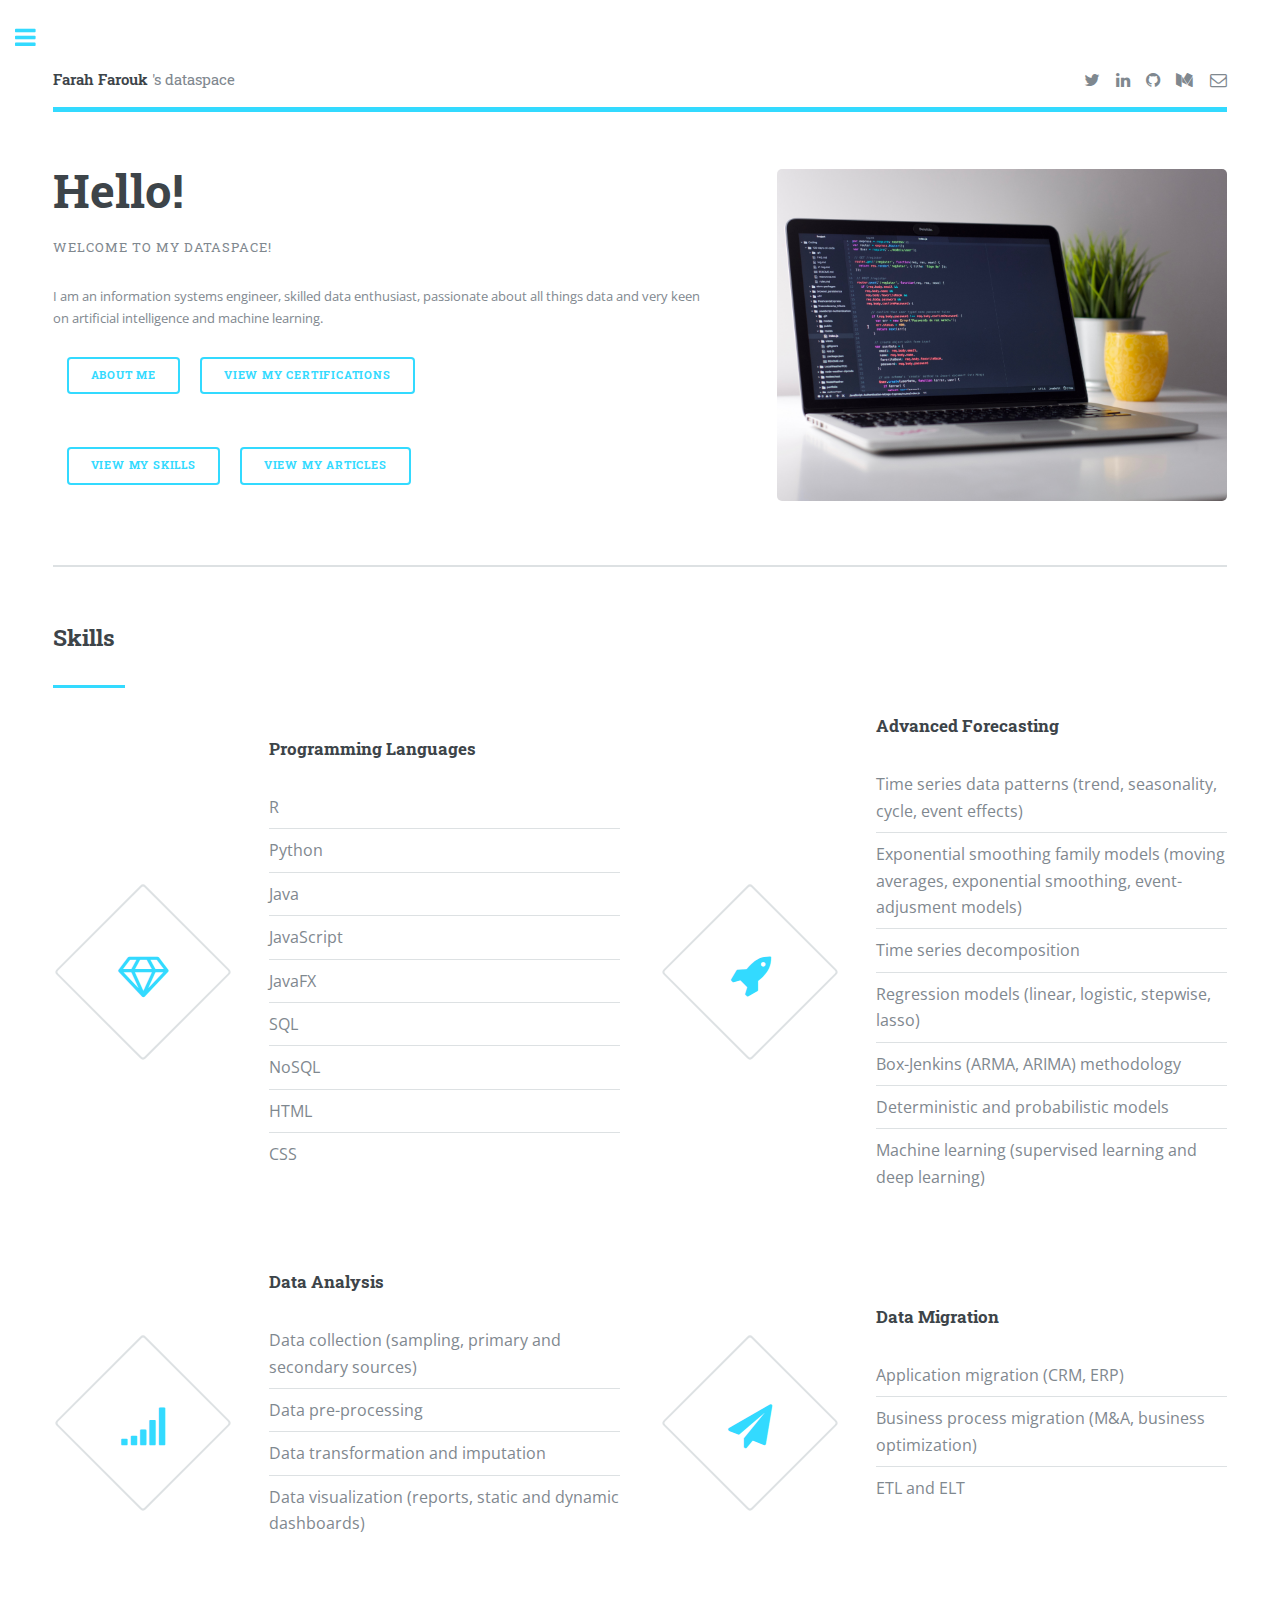
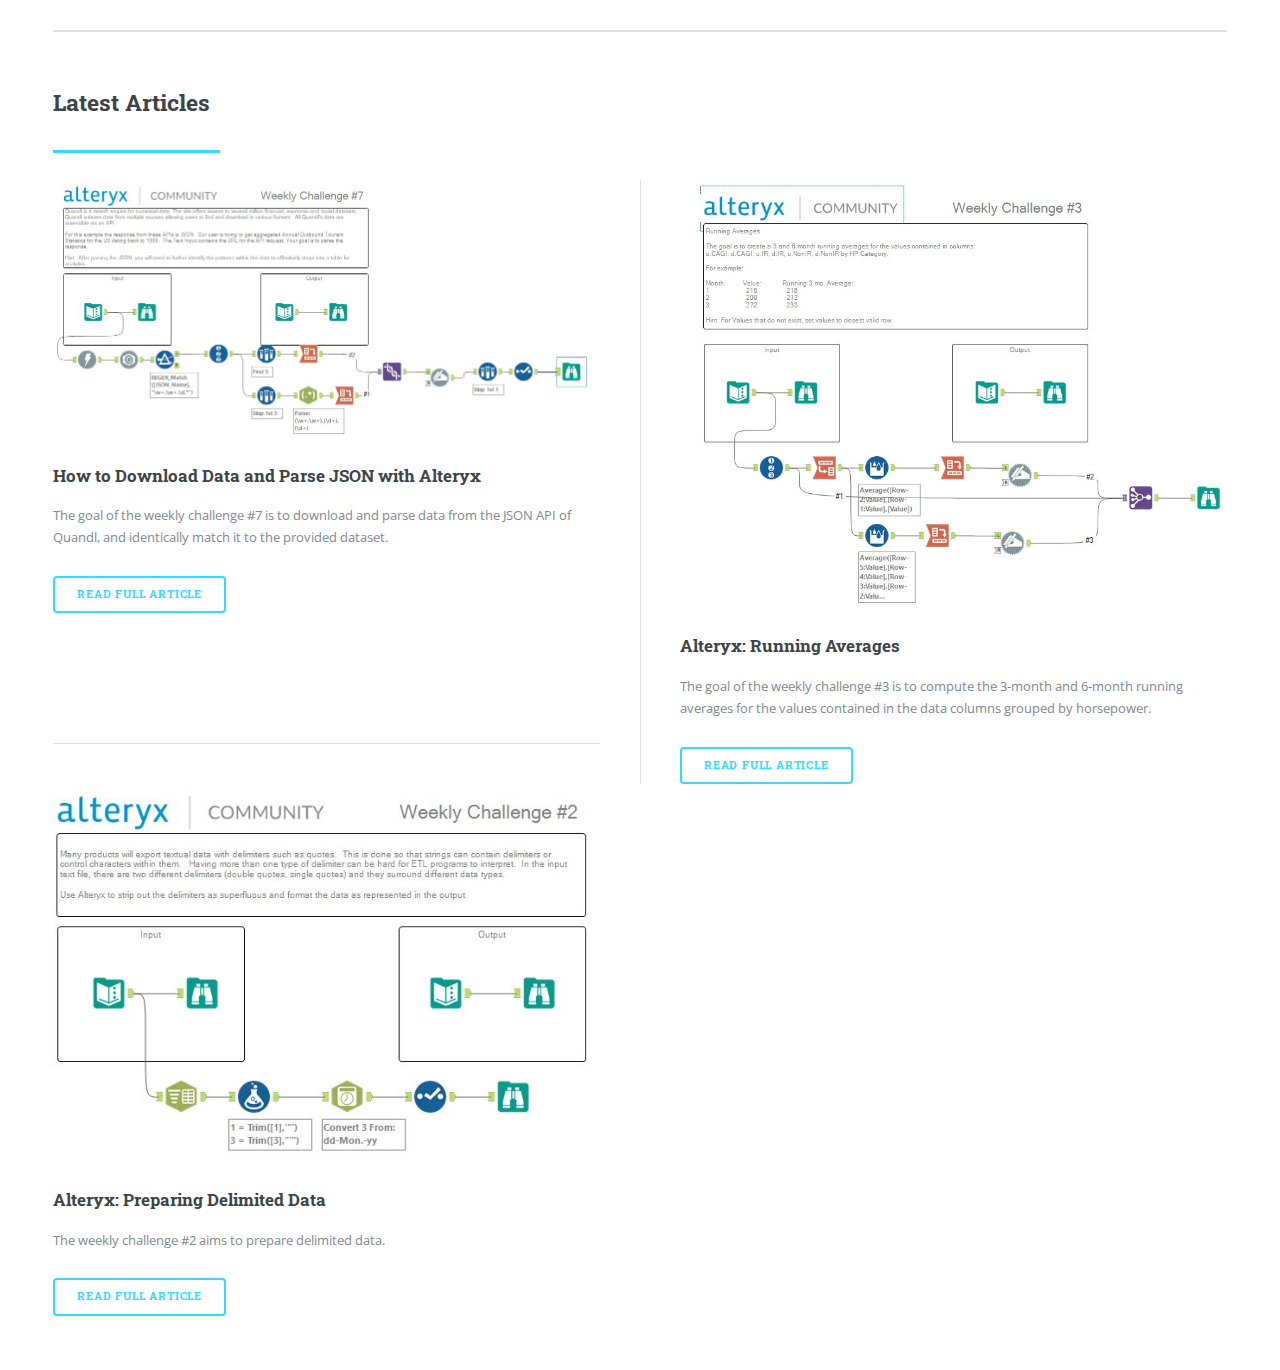
<file: index.html>
<!DOCTYPE HTML>

<html>
	
	<head>
		<title>Farah Farouk</title>
		<meta charset="utf-8" />
		<meta name="viewport" content="width=device-width, initial-scale=1, user-scalable=no" />
		<link rel="stylesheet" href="assets/css/main.css" />
	</head>
	<body class="is-preload">

		<!-- Wrapper -->
			<div id="wrapper">

				<!-- Main -->
					<div id="main">
						<div class="inner">

							<!-- Header -->
								<header id="header">
									<a href="index.html" class="logo"><strong> Farah Farouk </strong>'s dataspace </a>
									<ul class="icons">
										<li><a href="https://twitter.com/datafarah" target="_blank" class="icon fa-twitter"><span class="label">Twitter</span></a></li>
										<li><a href="https://www.linkedin.com/in/ffarah/" target="_blank" class="icon fa-linkedin"><span class="label">LinkedIn</span></a></li>
										<li><a href="https://github.com/farahfarouk" target="_blank" class="icon fa-github"><span class="label">Github</span></a></li>
										<li><a href="https://medium.com/@datafarah" target="_blank" class="icon fa-medium"><span class="label">Medium</span></a></li>
										<li><a href="mailto:farah_farouk@outlook.com?Subject= Hello!" class="icon fa-envelope-o"><span class="label">Email</span></a></li>
									</ul>
								</header>

							<!-- Banner -->
								<section id="banner">
									<div class="content">
										<header>
										
										<h1>Hello!</h1>
										<p>Welcome to my dataspace! </p>
										</header>
										<p> I am an information systems engineer, skilled data enthusiast, passionate about all things data and very keen on artificial intelligence and machine learning.</p>
										<ul class="row">
											<p><a href="about.html" class="button big">About me</a></p>
											<p><a href="certifications.html" class="button big">View my certifications</a></p>
										</ul>
										<ul class="row">
											<p><a href="#Skills" class="button big">View my skills</a></p>
											<p><a href="articles.html" class="button big">View my articles</a></p>
										</ul>
										
										<!--<ul class="actions">
												<li><a href="Farah Farouk's Resume.pdf" download class="button big">Download my résumé</a></li>
											</ul>-->
											
									</div>
									<span class="image right"  width="100" height="260" >
										<img src="images/pic20.jpg" alt="" />
									</span>
								</section>

							<!-- Section -->
								<section>
									<header class="major">
										<a name="Skills"> <h2>Skills</h2></a>
									</header>
									<div class="features">
										<article>
											<font size="4.5"><span class="icon fa-diamond"></span></font>
											<div class="content">
												<h3>Programming Languages</h3>									
												<font size="3">
													<p>
														<ul class="alt">
														<li>R</li>
														<li>Python</li>
														<li>Java</li>
														<li>JavaScript</li>
														<li>JavaFX</li>
														<li>SQL</li>
														<li>NoSQL</li>
														<li>HTML</li>
														<li>CSS</li>
														</ul>
													</p>
												</font>
											</div>
										</article>
									
										<article>
											<font size="4.5"><span class="icon fa-rocket"></span></font>
											<div class="content">
												<h3>Advanced Forecasting</h3>
												<font size="3">
													<p>
														<ul class="alt">
														<li>Time series data patterns (trend, seasonality, cycle, event effects)</li>
														<li>Exponential smoothing family models (moving averages, exponential smoothing, event-adjusment models)</li>
														<li>Time series decomposition </li>
														<li>Regression models (linear, logistic, stepwise, lasso)</li>
														<li>Box-Jenkins (ARMA, ARIMA) methodology</li>
														<li>Deterministic and probabilistic models</li>
														<li>Machine learning (supervised learning and deep learning)</li>
														</ul>
													</p>
												</font>
											</div>
										</article>

										<article>
												<font size="4.5"><span class="icon fa-signal"></span></font>
											<div class="content">
												<h3>Data Analysis</h3>
												<font size="3">
													<p>
														<ul class="alt">
														<li>Data collection (sampling, primary and secondary sources) </li>
														<li>Data pre-processing</li>
														<li>Data transformation and imputation</li>
														<li>Data  visualization (reports, static and dynamic dashboards)</li>
														</ul>
													</p>
												</font>
											</div>
										</article>

										<article>
											<font size="4.5"><span class="icon fa-paper-plane"></span></font>
											<div class="content">
												<h3>Data Migration</h3>
												<font size="3">
													<p>
														<ul class="alt">
														<li>Application migration (CRM, ERP) </li>
														<li>Business process migration (M&A, business optimization)</li>
														<li>ETL and ELT</li>
														</ul>
													</p>
												</font>
											</div>
										</article>
									</div>
								</section>

							<!-- Section -->
								<section>
									<header class="major">
										<a name="Articles"> <h2>Latest Articles</h2> </a>
									</header>
									<div class="posts">
											<article>
													<a href="https://medium.com/datadriveninvestor/alteryx-download-data-and-parse-json-eb485d5f794e" target="_blank" class="image"><img src="images/pic35.JPG" alt="" /></a>
													<h3>How to Download Data and Parse JSON with Alteryx </h3>
													<p>The goal of the weekly challenge #7 is to download and parse data from the JSON API of Quandl, and identically match it to the provided dataset.</p>
													<ul class="actions">
														<li><a href="https://medium.com/datadriveninvestor/alteryx-download-data-and-parse-json-eb485d5f794e" target="_blank" class="button">read full article</a></li>
													</ul>
											</article> 
											<article>
													<a href="https://medium.com/@datafarah/alteryx-running-averages-e995f4329ad5" target="_blank" class="image"><img src="images/pic32.JPG" alt="" /></a>
													<h3>Alteryx: Running Averages </h3>
													<p>The goal of the weekly challenge #3 is to compute the 3-month and 6-month running averages for the values contained in the data columns grouped by horsepower.</p>
													<ul class="actions">
														<li><a href="https://medium.com/@datafarah/alteryx-running-averages-e995f4329ad5" target="_blank" class="button">read full article</a></li>
													</ul>
											</article>   
										<article>
												<a href="https://medium.com/datadriveninvestor/alteryx-preparing-delimited-data-8fd2b0efdda5" target="_blank" class="image"><img src="images/pic31.JPG" alt="" /></a>
												<h3>Alteryx: Preparing Delimited Data </h3>
												<p>The weekly challenge #2 aims to prepare delimited data.</p>
												<ul class="actions">
													<li><a href="https://medium.com/datadriveninvestor/alteryx-preparing-delimited-data-8fd2b0efdda5" target="_blank" class="button">read full article</a></li>
												</ul>
											</article>
									</div>
								</section>

						</div>
					</div>

				<!-- Sidebar -->
					<div id="sidebar">
						<div class="inner">

							<!-- Search -->
								<section id="search" class="alt">
								<script type="text/javascript" src="//rf.revolvermaps.com/0/0/6.js?i=564txde7sz0&amp;m=7&amp;c=e63100&amp;cr1=ffffff&amp;f=arial&amp;l=0&amp;bv=90&amp;lx=-420&amp;ly=420&amp;hi=20&amp;he=7&amp;hc=a8ddff&amp;rs=80" async="async"></script>
								</section>

							<!-- Menu -->
								<nav id="menu">
									<header class="major">
										<h2>Menu</h2>
									</header>
									<ul>
										<li><a href="index.html">Homepage</a></li>
										<li><a href="about.html">About me</a></li>
										<li><a href="certifications.html">Certifications</a></li>
										<li>
										<span a href="articles.html" class="opener">Articles</span>
										<ul>
											<li><a href="iai.html">Inside AI</a></li>
											<li><a href="ialteryx.html">Inside Alteryx</a></li>
											<li><a href="ipython.html">Inside Python</a></li>
											<li><a href="ir.html">Inside R</a></li>
										</ul>
										</li>
										<li><a href="mailto:farah_farouk@outlook.com?Subject= Hello!">Contact</a></li>
									</ul>
								</nav>	

							<!-- Section -->
								<section>
									<header class="major">
										<h2> Data News </h2>
									</header>
									<div class="mini-posts">
										<article>
											
												<div class="feedgrabbr_widget" id="fgid_11b1ff4437000a5624e28e308"></div>
												<script>if (typeof (fg_widgets) === "undefined") fg_widgets = new Array(); fg_widgets.push("fgid_11b1ff4437000a5624e28e308");</script>
												<script async src="https://www.feedgrabbr.com/widget/fgwidget.js"></script>

												<p><div class="feedgrabbr_widget" id="fgid_0a4306a28ae676fc05e7b98b8"></div>
													<script>if (typeof (fg_widgets) === "undefined") fg_widgets = new Array(); fg_widgets.push("fgid_0a4306a28ae676fc05e7b98b8");</script>
													<script async src="https://www.feedgrabbr.com/widget/fgwidget.js"></script></p>

													
												
										</article>
									</div>
								</section>

							
							<!-- Footer -->
								<footer id="footer">
									<font size="1.5"><p class="copyright">&copy;2019 Farah Farouk. All rights reserved. v.2. Images from Unsplash.com.</p></font>
								</footer>

						</div>
					</div>
			</div>

		<!-- Scripts -->
			<script src="assets/js/jquery.min.js"></script>
			<script src="assets/js/browser.min.js"></script>
			<script src="assets/js/breakpoints.min.js"></script>
			<script src="assets/js/util.js"></script>
			<script src="assets/js/main.js"></script>
	</body>
</html>
</file>
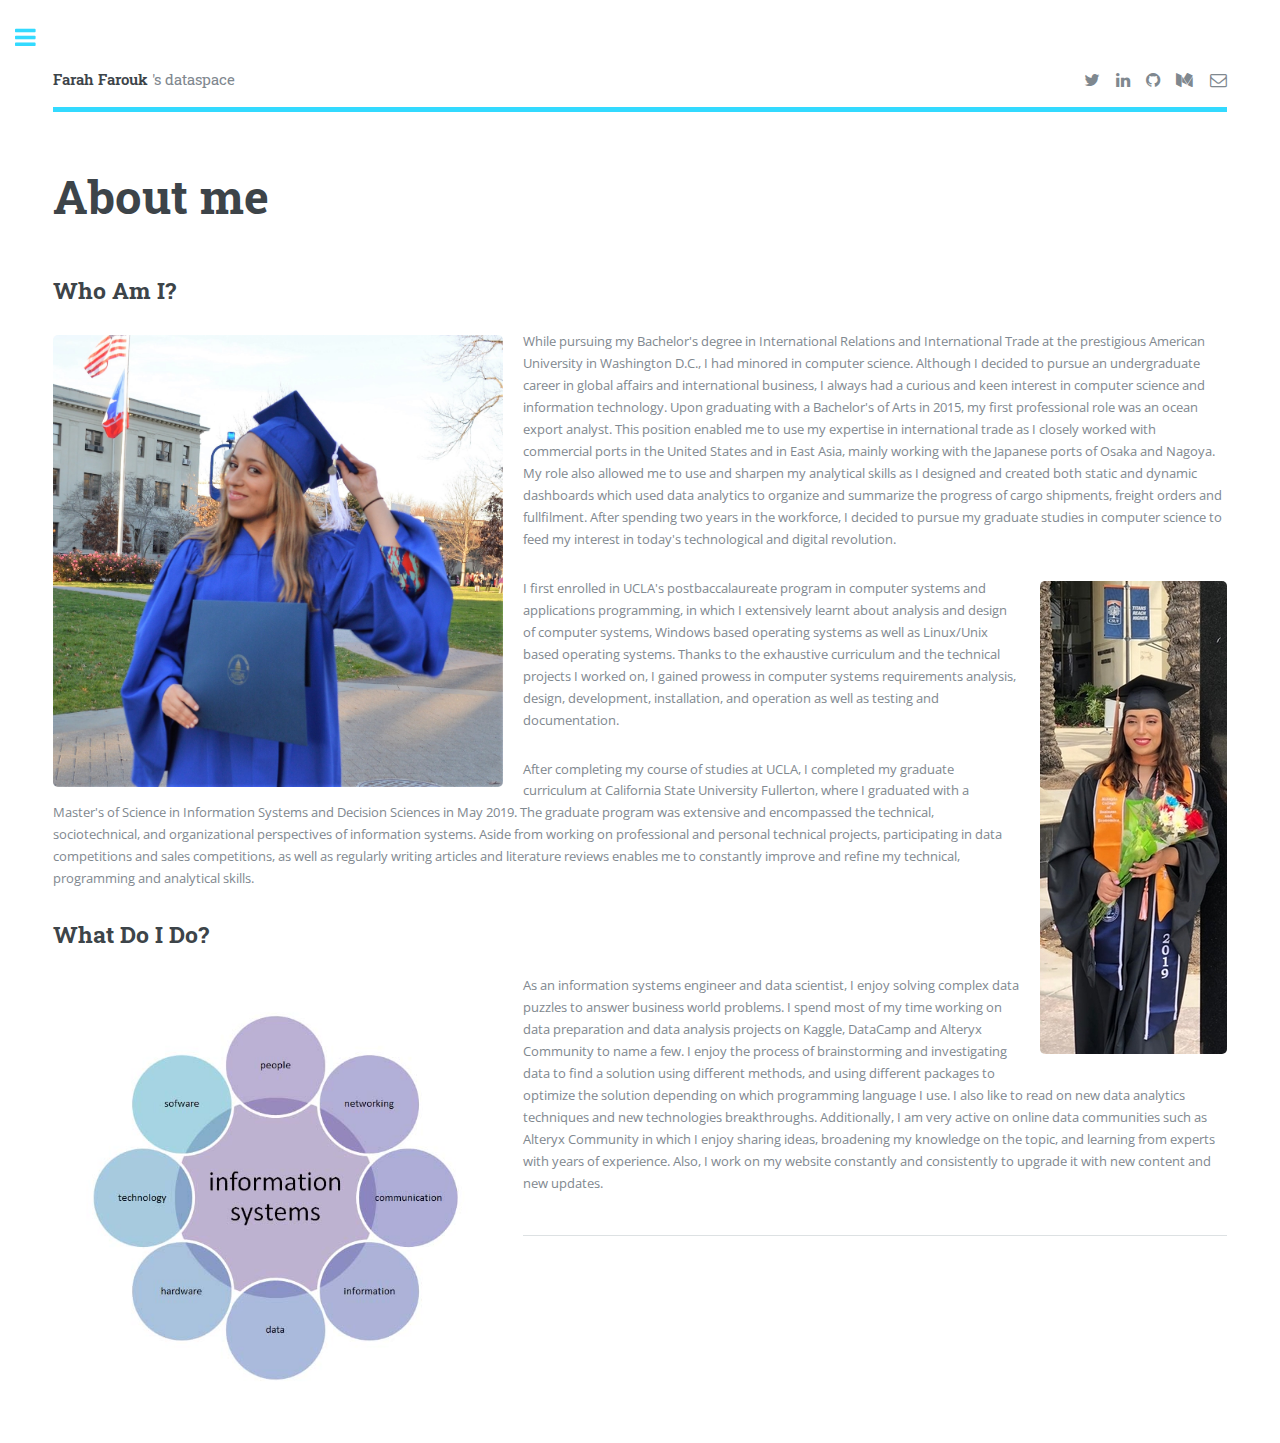
<file: about.html>
<!DOCTYPE HTML>

<html>
	<head>
		<title>Farah Farouk</title>
		<meta charset="utf-8" />
		<meta name="viewport" content="width=device-width, initial-scale=1, user-scalable=no" />
		<link rel="stylesheet" href="assets/css/main.css" />
	</head>
	<body class="is-preload">

		<!-- Wrapper -->
			<div id="wrapper">

				<!-- Main -->
					<div id="main">
						<div class="inner">

							<!-- Header -->
								<header id="header">
									<a href="index.html" class="logo"><strong> Farah Farouk </strong>'s dataspace </a>
									<ul class="icons">
										<li><a href="https://twitter.com/datafarah" target="_blank" class="icon fa-twitter"><span class="label">Twitter</span></a></li>
										<li><a href="https://www.linkedin.com/in/ffarah/" target="_blank" class="icon fa-linkedin"><span class="label">LinkedIn</span></a></li>
										<li><a href="https://github.com/farahfarouk" target="_blank" class="icon fa-github"><span class="label">Github</span></a></li>
										<li><a href="https://medium.com/@datafarah" target="_blank" class="icon fa-medium"><span class="label">Medium</span></a></li>
										<li><a href="mailto:farah_farouk@outlook.com?Subject= Hello!" class="icon fa-envelope-o"><span class="label">Email</span></a></li>
									</ul>
								</header>

							<!-- Content -->
								<section>
									<header class="main">
										<h1>About me</h1>
									</header>
										
									<h2>Who Am I?</h2>
									<span class="image left"><img src="images/pic13.jpg" alt="banner" /></span>	
									<p>										
										While pursuing my Bachelor's degree in International Relations and International Trade at the prestigious American University in Washington D.C., I had minored in computer science.
										Although I decided to pursue an undergraduate career in global affairs and international business, I always had a curious and keen interest in computer science and information technology. Upon graduating with a Bachelor's of Arts in 2015, my first
										professional role was an ocean export analyst. This position enabled me to use my expertise in international trade as I closely worked with commercial ports in the United States and in East Asia, mainly working with the Japanese ports of Osaka and Nagoya.
										My role also allowed me to use and sharpen my analytical skills as I designed and created both static and dynamic dashboards which used data analytics to organize and summarize the progress of cargo shipments, freight orders and fullfilment.
										After spending two years in the workforce, I decided to pursue my graduate studies in computer science to feed my interest in today's technological and digital revolution.
									</p>
							
									<span class="image right"><img src="images/pic14.jpg" alt="" /></span>	
									
									<p>
										I first enrolled in UCLA's postbaccalaureate program in computer systems and applications programming, in which I extensively learnt about analysis and design of computer systems, Windows based operating systems
										as well as Linux/Unix based operating systems. Thanks to the exhaustive curriculum and the technical projects I worked on, I gained prowess in computer systems requirements analysis, design, development, installation, and operation as well as testing and documentation.
									</p>

									<p>
										After completing my course of studies at UCLA, I completed my graduate curriculum at California State University Fullerton, where I graduated with a Master's of Science in Information Systems and Decision Sciences in May 2019.
										The graduate program was extensive and encompassed the technical, sociotechnical, and organizational perspectives of information systems. Aside from working on professional and personal technical projects, participating in data competitions and sales competitions, as well as regularly writing articles and literature reviews
										enables me to constantly improve and refine my technical, programming and analytical skills.

									</p>
										<h2>What Do I Do?</h2>
							
									<span class="image left"><img src="images/pic12.jpg" alt="" /></span>

									<p>
										As an information systems engineer and data scientist, I enjoy solving complex data puzzles to answer business world problems. I spend most of my time working on data preparation and data analysis projects
										on Kaggle, DataCamp and Alteryx Community to name a few. I enjoy the process of brainstorming and investigating data to find a solution using different methods, and using different packages to optimize the solution
										depending on which programming language I use. I also like to read on new data analytics techniques and new technologies breakthroughs. Additionally, I am very active on online data communities such as Alteryx Community in which
										I enjoy sharing ideas, broadening my knowledge on the topic, and learning from experts with years of experience. Also, I work on my website constantly and consistently to upgrade it with new content and new updates.
									</p>


									

									
									<hr class="major" />

									<!----<h2>Interdum sed dapibus</h2>
									<p>Donec eget ex magna. Interdum et malesuada fames ac ante ipsum primis in faucibus. Pellentesque venenatis dolor imperdiet dolor mattis sagittis. Praesent rutrum sem diam, vitae egestas enim auctor sit amet. Pellentesque leo mauris, consectetur id ipsum sit amet, fergiat. Pellentesque in mi eu massa lacinia malesuada et a elit. Donec urna ex, lacinia in purus ac, pretium pulvinar mauris. Curabitur sapien risus, commodo eget turpis at, elementum convallis elit. Pellentesque enim turpis, hendrerit.</p>
									<p>Lorem ipsum dolor sit amet, consectetur adipiscing elit. Duis dapibus rutrum facilisis. Class aptent taciti sociosqu ad litora torquent per conubia nostra, per inceptos himenaeos. Etiam tristique libero eu nibh porttitor fermentum. Nullam venenatis erat id vehicula viverra. Nunc ultrices eros ut ultricies condimentum. Mauris risus lacus, blandit sit amet venenatis non, bibendum vitae dolor. Nunc lorem mauris, fringilla in aliquam at, euismod in lectus. Pellentesque habitant morbi tristique senectus et netus et malesuada fames ac turpis egestas. In non lorem sit amet elit placerat maximus. Pellentesque aliquam maximus risus, vel sed vehicula. Interdum et malesuada fames ac ante ipsum primis in faucibus. Pellentesque venenatis dolor imperdiet dolor mattis sagittis. Praesent rutrum sem diam, vitae egestas enim auctor sit amet. Pellentesque leo mauris, consectetur id ipsum sit amet, fersapien risus, commodo eget turpis at, elementum convallis elit. Pellentesque enim turpis, hendrerit tristique lorem ipsum dolor.</p>

									<hr class="major" />!-->

								</section>

						</div>
					</div>

				<!-- Sidebar -->
					<div id="sidebar">
						<div class="inner">

							<!-- Search -->
								<section id="search" class="alt">
										<script type="text/javascript" src="//rf.revolvermaps.com/0/0/6.js?i=564txde7sz0&amp;m=7&amp;c=e63100&amp;cr1=ffffff&amp;f=arial&amp;l=0&amp;bv=90&amp;lx=-420&amp;ly=420&amp;hi=20&amp;he=7&amp;hc=a8ddff&amp;rs=80" async="async"></script>
								</section>

							<!-- Menu -->
							<nav id="menu">
									<header class="major">
										<h2>Menu</h2>
									</header>
									<ul>
										<li><a href="index.html">Homepage</a></li>
										<li><a href="about.html">About me</a></li>
										<li><a href="certifications.html">Certifications</a></li>
										<li>
											<span a href="articles.html" class="opener">Articles</span>
											<ul>
												<li><a href="iai.html">Inside AI</a></li>
                                                <li><a href="ialteryx.html">Inside Alteryx</a></li>
												<li><a href="ipython.html">Inside Python</a></li>
                                                <li><a href="ir.html">Inside R</a></li>
											</ul>
											<li><a href="mailto:farah_farouk@outlook.com?Subject= Hello!">Contact</a></li>
									</ul>
								</nav>	

							<!-- Section --> 
							<section>
								<header class="major">
									<h2> Data News </h2>
								</header>
								<div class="mini-posts">
									<article>
											<div class="feedgrabbr_widget" id="fgid_11b1ff4437000a5624e28e308"></div>
											<script>if (typeof (fg_widgets) === "undefined") fg_widgets = new Array(); fg_widgets.push("fgid_11b1ff4437000a5624e28e308");</script>
											<script async src="https://www.feedgrabbr.com/widget/fgwidget.js"></script>

											<p><div class="feedgrabbr_widget" id="fgid_0a4306a28ae676fc05e7b98b8"></div>
												<script>if (typeof (fg_widgets) === "undefined") fg_widgets = new Array(); fg_widgets.push("fgid_0a4306a28ae676fc05e7b98b8");</script>
												<script async src="https://www.feedgrabbr.com/widget/fgwidget.js"></script></p>
									</article>
								</div>
							</section>

							<!-- Footer -->
							<footer id="footer">
									<footer id="footer">
									<font size="1.5"><p class="copyright">&copy;2019 Farah Farouk. All rights reserved. v.2. Images from Unsplash.com.</p></font>
									</footer>
						</div>
					</div>
			</div>

		<!-- Scripts -->
			<script src="assets/js/jquery.min.js"></script>
			<script src="assets/js/browser.min.js"></script>
			<script src="assets/js/breakpoints.min.js"></script>
			<script src="assets/js/util.js"></script>
			<script src="assets/js/main.js"></script>

	</body>
</html>
</file>
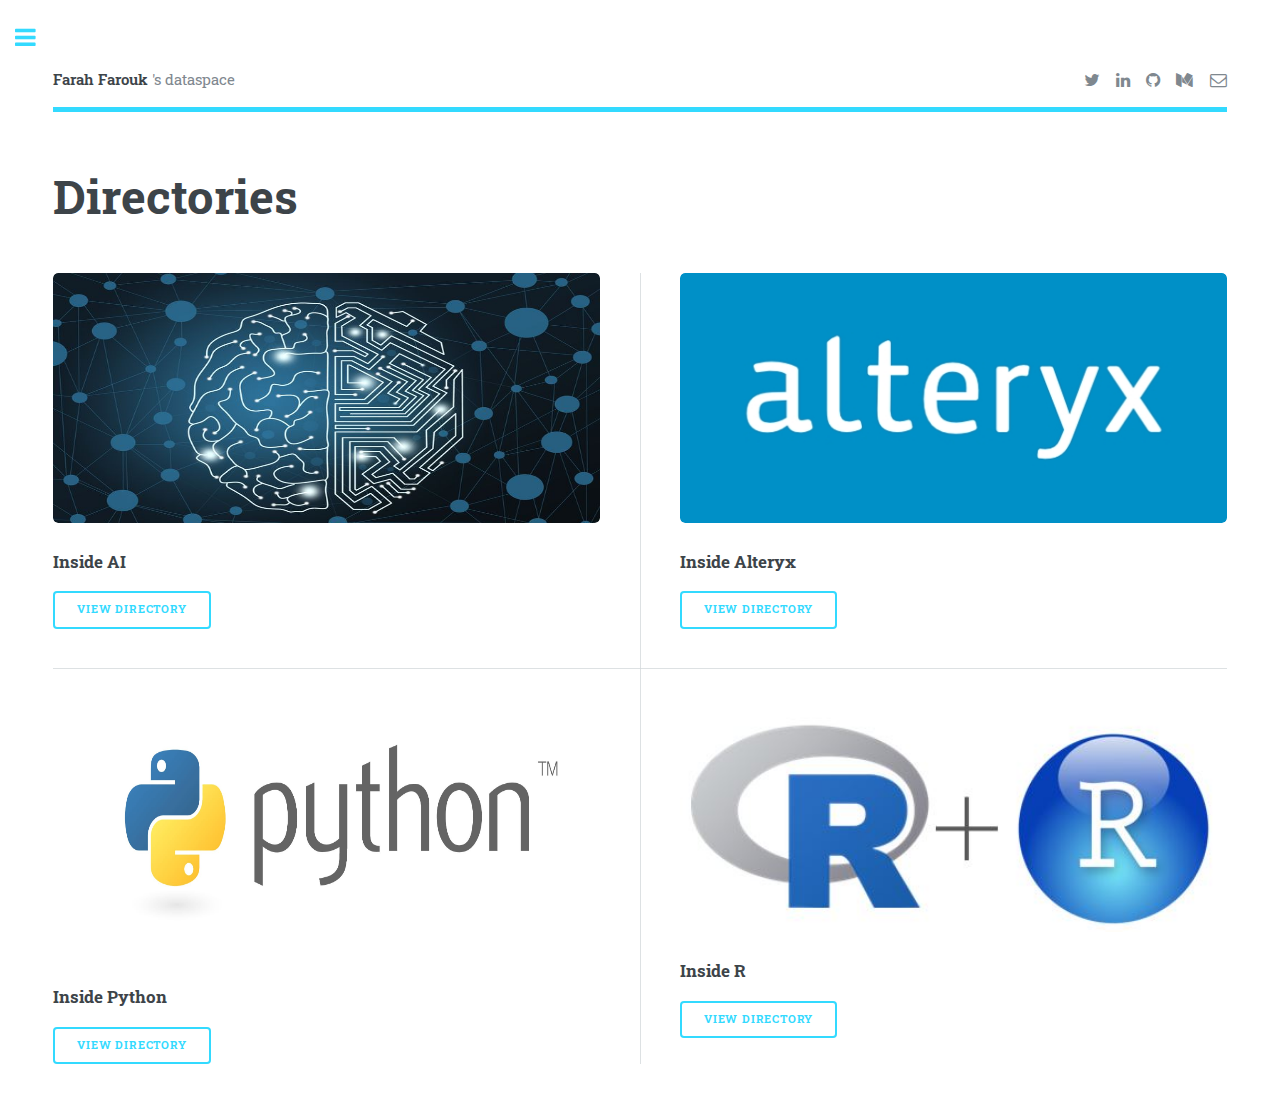
<file: articles.html>
<!DOCTYPE HTML>

<html>
	<head>
		<title>Farah Farouk</title>
		<meta charset="utf-8" />
		<meta name="viewport" content="width=device-width, initial-scale=1, user-scalable=no" />
		<link rel="stylesheet" href="assets/css/main.css" />
	</head>
	<body class="is-preload">

		<!-- Wrapper -->
			<div id="wrapper">

				<!-- Main -->
					<div id="main">
						<div class="inner">

							<!-- Header -->
								<header id="header">
									<a href="index.html" class="logo"><strong> Farah Farouk </strong>'s dataspace </a>
									<ul class="icons">
										<li><a href="https://twitter.com/datafarah" target="_blank" class="icon fa-twitter"><span class="label">Twitter</span></a></li>
										<li><a href="https://www.linkedin.com/in/ffarah/" target="_blank" class="icon fa-linkedin"><span class="label">LinkedIn</span></a></li>
										<li><a href="https://github.com/farahfarouk" target="_blank" class="icon fa-github"><span class="label">Github</span></a></li>
										<li><a href="https://medium.com/@datafarah" target="_blank" class="icon fa-medium"><span class="label">Medium</span></a></li>
										<li><a href="mailto:farah_farouk@outlook.com?Subject= Hello!" class="icon fa-envelope-o"><span class="label">Email</span></a></li>
									</ul>
								</header>

							<!-- Content -->
								<section>
																			
                                    <header class ="main">
                                     <h1> Directories </h1>
                                    </header>
                            <section>
                                     <header class="major">
                                     </header>
                                    <div class="posts">
                                     <article>
                                          <a href="iai.html" class="image"><img src="images/pic28.jpg"  width="400" height="250"alt="" /></a>
                                          <h3>Inside AI</h3>
                                          <ul class="actions">
                                         <li><a href="iai.html" class="button">View directory</a></li>
                                         </ul>
									</article>
									
									<article>
										<a href="ialteryx.html" class="image"><img src="images/pic33.jpg"  width="400" height="250"alt="" /></a>
										<h3>Inside Alteryx</h3>
										<ul class="actions">
									   <li><a href="ialteryx.html" class="button">View directory</a></li>
									   </ul>
								  </article>
                                    
                                    <article>
                                         <a href="ipython.html" class="image"><img src="images/pic29.jpg" width="400" height="250" alt="" /></a>
                                         <h3>Inside Python</h3>
                                        <ul class="actions">
                                         <li><a href="ipython.html" class="button">View directory</a></li>
                                         </ul>
									</article>   
									
									<article>
										<a href="ir.html" class="image"><img src="images/pic34.jpg"   /></a>
										<h3>Inside R</h3>
										<ul class="actions">
									   <li><a href="ir.html" class="button">View directory</a></li>
									   </ul>
								  </article>
                                 </div>
                         </section>

								</section>

						</div>
					</div>

				<!-- Sidebar -->
					<div id="sidebar">
						<div class="inner">

							<!-- Search -->
								<section id="search" class="alt">
										<script type="text/javascript" src="//rf.revolvermaps.com/0/0/6.js?i=564txde7sz0&amp;m=7&amp;c=e63100&amp;cr1=ffffff&amp;f=arial&amp;l=0&amp;bv=90&amp;lx=-420&amp;ly=420&amp;hi=20&amp;he=7&amp;hc=a8ddff&amp;rs=80" async="async"></script>
								</section>

							<!-- Menu -->
							<nav id="menu">
									<header class="major">
										<h2>Menu</h2>
									</header>
									<ul>
										<li><a href="index.html">Homepage</a></li>
										<li><a href="about.html">About me</a></li>
										<li><a href="certifications.html">Certifications</a></li>
										<li>
											<span a href="articles.html" class="opener">Articles</span>
											<ul>
												<li><a href="iai.html">Inside AI</a></li>
                                                <li><a href="ialteryx.html">Inside Alteryx</a></li>
                                                <li><a href="ipython.html">Inside Python</a></li>
                                                <li><a href="ir.html">Inside R</a></li>
											</ul>
											<li><a href="mailto:farah_farouk@outlook.com?Subject= Hello!" >Contact</a></li>
									</ul>
								</nav>	

							<!-- Section --> 
							<section>
								<header class="major">
									<h2> Data News </h2>
								</header>
								<div class="mini-posts">
									<article>
											<div class="feedgrabbr_widget" id="fgid_11b1ff4437000a5624e28e308"></div>
											<script>if (typeof (fg_widgets) === "undefined") fg_widgets = new Array(); fg_widgets.push("fgid_11b1ff4437000a5624e28e308");</script>
											<script async src="https://www.feedgrabbr.com/widget/fgwidget.js"></script>

											<p><div class="feedgrabbr_widget" id="fgid_0a4306a28ae676fc05e7b98b8"></div>
												<script>if (typeof (fg_widgets) === "undefined") fg_widgets = new Array(); fg_widgets.push("fgid_0a4306a28ae676fc05e7b98b8");</script>
												<script async src="https://www.feedgrabbr.com/widget/fgwidget.js"></script></p>
									</article>
								</div>
							</section>

							<!-- Footer -->
							<footer id="footer">
									<footer id="footer">
									<font size="1.5"><p class="copyright">&copy;2019 Farah Farouk. All rights reserved. v.2. Images from Unsplash.com.</p></font>
									</footer>
						</div>
					</div>
			</div>

		<!-- Scripts -->
			<script src="assets/js/jquery.min.js"></script>
			<script src="assets/js/browser.min.js"></script>
			<script src="assets/js/breakpoints.min.js"></script>
			<script src="assets/js/util.js"></script>
			<script src="assets/js/main.js"></script>

	</body>
</html>
</file>
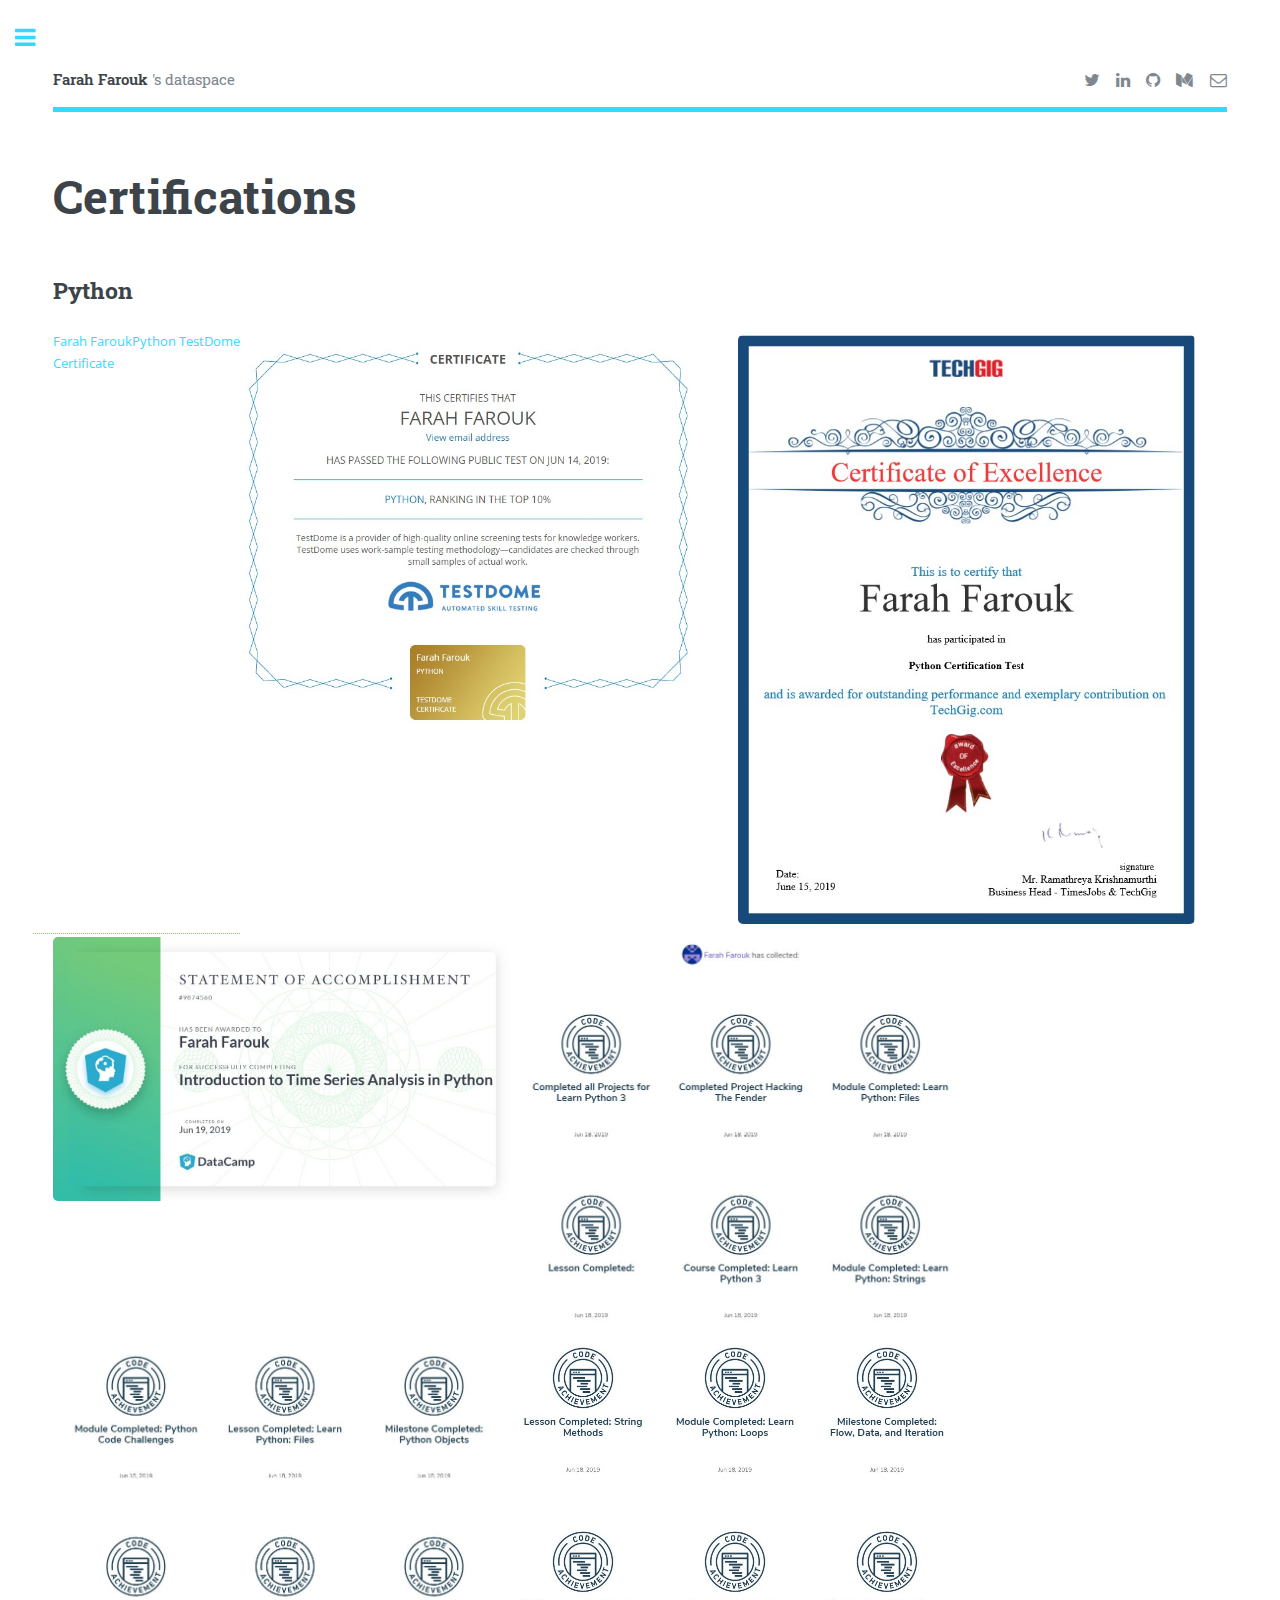
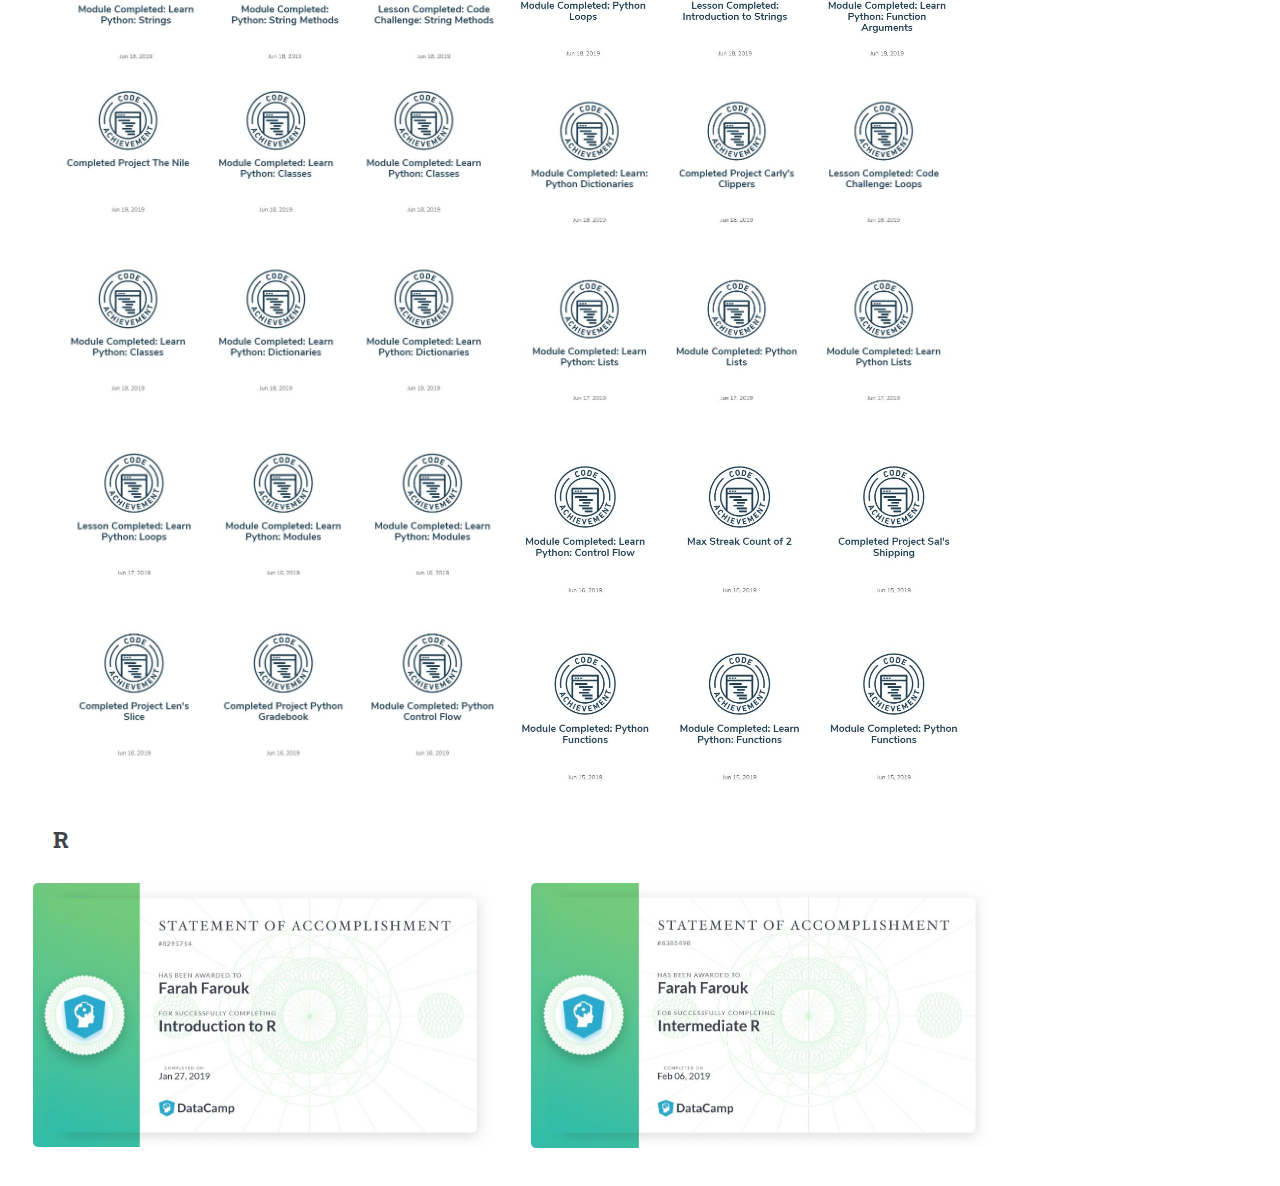
<file: certifications.html>
<!DOCTYPE HTML>

<html>
	<head>
		<title>Farah Farouk</title>
		<meta charset="utf-8" />
		<meta name="viewport" content="width=device-width, initial-scale=1, user-scalable=no" />
		<link rel="stylesheet" href="assets/css/main.css" />
	</head>
	<body class="is-preload">

		<!-- Wrapper -->
			<div id="wrapper">

				<!-- Main -->
					<div id="main">
						<div class="inner">

							<!-- Header -->
								<header id="header">
									<a href="index.html" class="logo"><strong> Farah Farouk </strong>'s dataspace </a>
									<ul class="icons">
										<li><a href="https://twitter.com/datafarah" target="_blank" class="icon fa-twitter"><span class="label">Twitter</span></a></li>
										<li><a href="https://www.linkedin.com/in/ffarah/" target="_blank" class="icon fa-linkedin"><span class="label">LinkedIn</span></a></li>
										<li><a href="https://github.com/farahfarouk" target="_blank" class="icon fa-github"><span class="label">Github</span></a></li>
										<li><a href="https://medium.com/@datafarah" target="_blank" class="icon fa-medium"><span class="label">Medium</span></a></li>
										<li><a href="mailto:farah_farouk@outlook.com?Subject= Hello!" class="icon fa-envelope-o"><span class="label">Email</span></a></li>
									</ul>
								</header>

                            <!-- Content -->
                            
                            <section>
									<header class="main">
										<h1>Certifications</h1>
									</header>
									
									<h2>Python</h2>
									
                               
									<div class="row">
															
                                    <a href="https://www.testdome.com/cert/66a350390a9d40d18c4d7ffc9bcf8657" class="testdome-certificate-stamp gold"><span class="testdome-certificate-name">Farah Farouk</span><span class="testdome-certificate-test-name">Python </span><span class="testdome-certificate-card-logo">TestDome<br />Certificate</span></a><script type="text/javascript">var stylesheet = "https://www.testdome.com/content/source/stylesheets/embed.css", link = document.createElement("link"); link.href = stylesheet, link.type = "text/css", link.rel = "stylesheet", link.media = "screen,print", document.getElementsByTagName("head")[0].appendChild(link);</script>		
									
									<span class="image left"><img src="images/pic15.jpg" alt="" /></span>
                            
									<span class="image right"><img src="images/pic16.jpg" alt="" /></span>
							
									<span class="image right"><img src="images/pic19.JPG" alt="" /></span>

									<span class="image left"><img src="images/pic21.JPG" alt="" /></span>

									<span class="image right"><img src="images/pic22.JPG" alt="" /></span>

									<span class="image left"><img src="images/pic23.JPG" alt="" /></span>

									<span class="image right"><img src="images/pic24.JPG" alt="" /></span>

									<span class="image left"><img src="images/pic25.JPG" alt="" /></s6pan>

									</div>

									<div class="row">

									<span class="image right"><img src="images/pic26.JPG" alt="" /></span>
									
									<span class="image left"><img src="images/pic27.JPG" alt="" /></span>
									
									</div>
                                    
                                    <h2>R</h2>
									
									<div class="row"> 
									<span class="image left"><img src="images/pic17.JPG" alt="" /></span>
									
                                    <span class="image right"><img src="images/pic18.JPG" alt="" /></span>
									
									</div>
                                  


								</section>

						</div>
					</div>

				<!-- Sidebar -->
					<div id="sidebar">
						<div class="inner">

							<!-- Search -->
								<section id="search" class="alt">
										<script type="text/javascript" src="//rf.revolvermaps.com/0/0/6.js?i=564txde7sz0&amp;m=7&amp;c=e63100&amp;cr1=ffffff&amp;f=arial&amp;l=0&amp;bv=90&amp;lx=-420&amp;ly=420&amp;hi=20&amp;he=7&amp;hc=a8ddff&amp;rs=80" async="async"></script>
								</section>

							<!-- Menu -->
							<nav id="menu">
									<header class="major">
										<h2>Menu</h2>
									</header>
									<ul>
										<li><a href="index.html">Homepage</a></li>
										<li><a href="about.html">About me</a></li>
										<li><a href="certifications.html">Certifications</a></li>
										<li>
										<span a href="articles.html" class="opener">Articles</span>
										<ul>
											<li><a href="iai.html">Inside AI</a></li>
											<li><a href="ialteryx.html">Inside Alteryx</a></li>
											<li><a href="ipython.html">Inside Python</a></li>
                                            <li><a href="ir.html">Inside R</a></li>
											</ul>
											<li><a href="mailto:farah_farouk@outlook.com?Subject= Hello!">Contact</a></li>
									</ul>
								</nav>	

							<!-- Section -->
							<section>
								<header class="major">
									<h2> Data News </h2>
								</header>
								<div class="mini-posts">
									<article>
											<div class="feedgrabbr_widget" id="fgid_11b1ff4437000a5624e28e308"></div>
											<script>if (typeof (fg_widgets) === "undefined") fg_widgets = new Array(); fg_widgets.push("fgid_11b1ff4437000a5624e28e308");</script>
											<script async src="https://www.feedgrabbr.com/widget/fgwidget.js"></script>

											<p><div class="feedgrabbr_widget" id="fgid_0a4306a28ae676fc05e7b98b8"></div>
												<script>if (typeof (fg_widgets) === "undefined") fg_widgets = new Array(); fg_widgets.push("fgid_0a4306a28ae676fc05e7b98b8");</script>
												<script async src="https://www.feedgrabbr.com/widget/fgwidget.js"></script></p>
									</article>
								</div>
							</section>

							<!-- Footer -->
							<footer id="footer">
									<footer id="footer">
									<font size="1.5"><p class="copyright">&copy;2019 Farah Farouk. All rights reserved. v.2. Images from Unsplash.com.</p></font>
									</footer>
						</div>
					</div>
			</div>

		<!-- Scripts -->
			<script src="assets/js/jquery.min.js"></script>
			<script src="assets/js/browser.min.js"></script>
			<script src="assets/js/breakpoints.min.js"></script>
			<script src="assets/js/util.js"></script>
			<script src="assets/js/main.js"></script>

	</body>
</html>
</file>
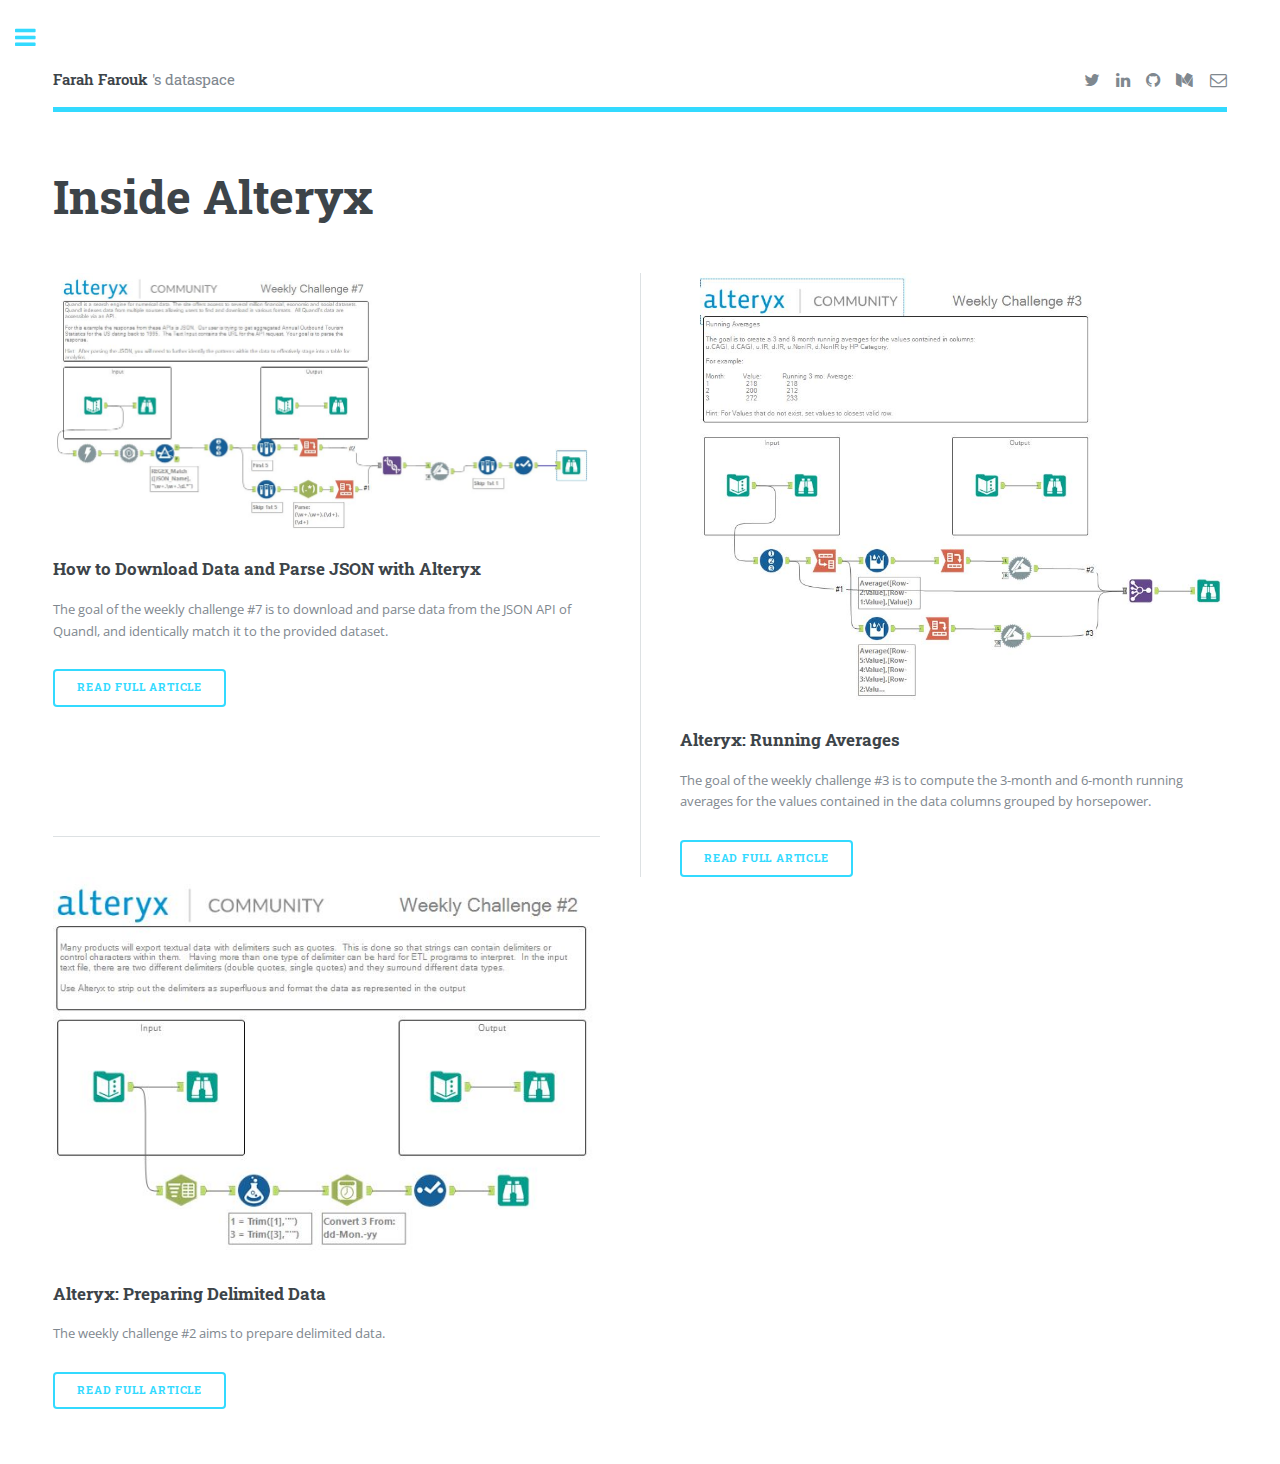
<file: ialteryx.html>
<!DOCTYPE HTML>

<html>
	<head>
		<title>Farah Farouk</title>
		<meta charset="utf-8" />
		<meta name="viewport" content="width=device-width, initial-scale=1, user-scalable=no" />
		<link rel="stylesheet" href="assets/css/main.css" />
	</head>
	<body class="is-preload">

		<!-- Wrapper -->
			<div id="wrapper">

				<!-- Main -->
					<div id="main">
						<div class="inner">

							<!-- Header -->
								<header id="header">
									<a href="index.html" class="logo"><strong> Farah Farouk </strong>'s dataspace </a>
									<ul class="icons">
										<li><a href="https://twitter.com/datafarah" target="_blank" class="icon fa-twitter"><span class="label">Twitter</span></a></li>
										<li><a href="https://www.linkedin.com/in/ffarah/" target="_blank" class="icon fa-linkedin"><span class="label">LinkedIn</span></a></li>
										<li><a href="https://github.com/farahfarouk" target="_blank" class="icon fa-github"><span class="label">Github</span></a></li>
										<li><a href="https://medium.com/@datafarah" target="_blank" class="icon fa-medium"><span class="label">Medium</span></a></li>
										<li><a href="mailto:farah_farouk@outlook.com?Subject= Hello!" class="icon fa-envelope-o"><span class="label">Email</span></a></li>
									</ul>
								</header>

							<!-- Content -->
								<section>
																			
                                    <header class ="main">
                                     <h1> Inside Alteryx </h1>
                                    </header>
                                    <section>
                                            <header class="major">
                                            </header>
                                            <div class="posts">
													<article>
                                                            <a href="https://medium.com/datadriveninvestor/alteryx-download-data-and-parse-json-eb485d5f794e" target="_blank" class="image"><img src="images/pic35.JPG" alt="" /></a>
                                                            <h3>How to Download Data and Parse JSON with Alteryx </h3>
                                                            <p>The goal of the weekly challenge #7 is to download and parse data from the JSON API of Quandl, and identically match it to the provided dataset.</p>
                                                            <ul class="actions">
                                                                <li><a href="https://medium.com/datadriveninvestor/alteryx-download-data-and-parse-json-eb485d5f794e" target="_blank" class="button">read full article</a></li>
                                                            </ul>
                                                    </article>   
                                                    <article>
                                                            <a href="https://medium.com/@datafarah/alteryx-running-averages-e995f4329ad5" target="_blank" class="image"><img src="images/pic32.JPG" alt="" /></a>
                                                            <h3>Alteryx: Running Averages </h3>
                                                            <p>The goal of the weekly challenge #3 is to compute the 3-month and 6-month running averages for the values contained in the data columns grouped by horsepower.</p>
                                                            <ul class="actions">
                                                                <li><a href="https://medium.com/@datafarah/alteryx-running-averages-e995f4329ad5" target="_blank" class="button">read full article</a></li>
                                                            </ul>
                                                    </article>   
                                                <article>
                                                        <a href="https://medium.com/datadriveninvestor/alteryx-preparing-delimited-data-8fd2b0efdda5" target="_blank" class="image"><img src="images/pic31.JPG" alt="" /></a>
                                                        <h3>Alteryx: Preparing Delimited Data </h3>
                                                        <p>The weekly challenge #2 aims to prepare delimited data.</p>
                                                        <ul class="actions">
                                                            <li><a href="https://medium.com/datadriveninvestor/alteryx-preparing-delimited-data-8fd2b0efdda5" target="_blank" class="button">read full article</a></li>
                                                        </ul>
                                                </article>   
                                            </div>
                                        </section>
        

								</section>

						</div>
					</div>

				<!-- Sidebar -->
					<div id="sidebar">
						<div class="inner">

							<!-- Search -->
								<section id="search" class="alt">
										<script type="text/javascript" src="//rf.revolvermaps.com/0/0/6.js?i=564txde7sz0&amp;m=7&amp;c=e63100&amp;cr1=ffffff&amp;f=arial&amp;l=0&amp;bv=90&amp;lx=-420&amp;ly=420&amp;hi=20&amp;he=7&amp;hc=a8ddff&amp;rs=80" async="async"></script>
								</section>

							<!-- Menu -->
							<nav id="menu">
									<header class="major">
										<h2>Menu</h2>
									</header>
									<ul>
										<li><a href="index.html">Homepage</a></li>
										<li><a href="about.html">About me</a></li>
										<li><a href="certifications.html">Certifications</a></li>
										<li>
											<span a href="articles.html" class="opener">Articles</span>
											<ul>
												<li><a href="iai.html">Inside AI</a></li>
                                                <li><a href="ialteryx.html">Inside Alteryx</a></li>
                                                <li><a href="ipython.html">Inside Python</a></li>
                                                <li><a href="ir.html">Inside R</a></li>
											</ul>
											<li><a href="mailto:farah_farouk@outlook.com?Subject= Hello!">Contact</a></li>
									</ul>
								</nav>	

							<!-- Section --> 
							<section>
								<header class="major">
									<h2> Data News </h2>
								</header>
								<div class="mini-posts">
									<article>
											<div class="feedgrabbr_widget" id="fgid_11b1ff4437000a5624e28e308"></div>
											<script>if (typeof (fg_widgets) === "undefined") fg_widgets = new Array(); fg_widgets.push("fgid_11b1ff4437000a5624e28e308");</script>
											<script async src="https://www.feedgrabbr.com/widget/fgwidget.js"></script>

											<p><div class="feedgrabbr_widget" id="fgid_0a4306a28ae676fc05e7b98b8"></div>
												<script>if (typeof (fg_widgets) === "undefined") fg_widgets = new Array(); fg_widgets.push("fgid_0a4306a28ae676fc05e7b98b8");</script>
												<script async src="https://www.feedgrabbr.com/widget/fgwidget.js"></script></p>
									</article>
								</div>
							</section>

							<!-- Footer -->
							<footer id="footer">
									<footer id="footer">
									<font size="1.5"><p class="copyright">&copy;2019 Farah Farouk. All rights reserved. v.2. Images from Unsplash.com.</p></font>
									</footer>
						</div>
					</div>
			</div>

		<!-- Scripts -->
			<script src="assets/js/jquery.min.js"></script>
			<script src="assets/js/browser.min.js"></script>
			<script src="assets/js/breakpoints.min.js"></script>
			<script src="assets/js/util.js"></script>
			<script src="assets/js/main.js"></script>

	</body>
</html>
</file>
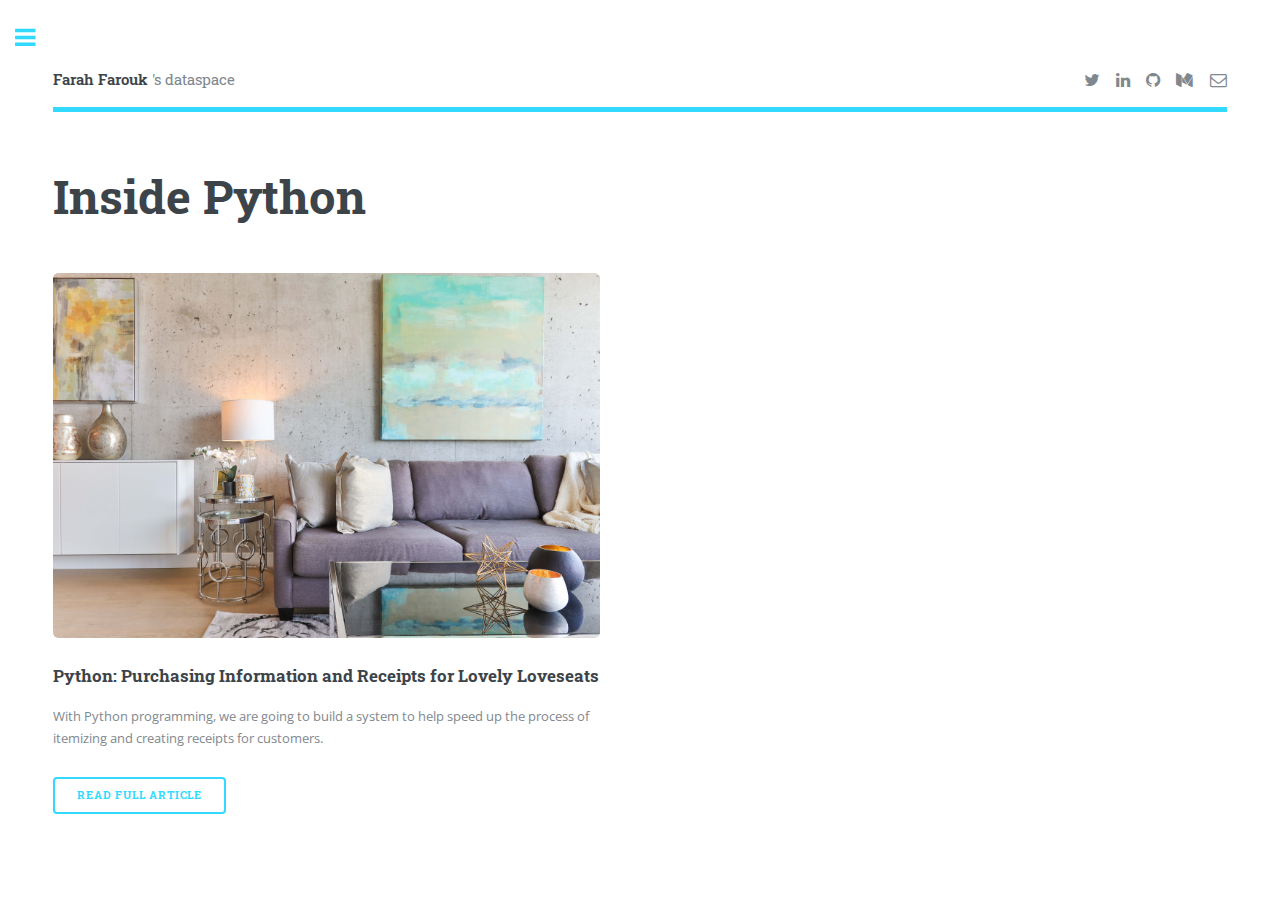
<file: ipython.html>
<!DOCTYPE HTML>

<html>
	<head>
		<title>Farah Farouk</title>
		<meta charset="utf-8" />
		<meta name="viewport" content="width=device-width, initial-scale=1, user-scalable=no" />
		<link rel="stylesheet" href="assets/css/main.css" />
	</head>
	<body class="is-preload">

		<!-- Wrapper -->
			<div id="wrapper">

				<!-- Main -->
					<div id="main">
						<div class="inner">

							<!-- Header -->
								<header id="header">
									<a href="index.html" class="logo"><strong> Farah Farouk </strong>'s dataspace </a>
									<ul class="icons">
										<li><a href="https://twitter.com/datafarah" target="_blank" class="icon fa-twitter"><span class="label">Twitter</span></a></li>
										<li><a href="https://www.linkedin.com/in/ffarah/" target="_blank" class="icon fa-linkedin"><span class="label">LinkedIn</span></a></li>
										<li><a href="https://github.com/farahfarouk" target="_blank" class="icon fa-github"><span class="label">Github</span></a></li>
										<li><a href="https://medium.com/@datafarah" target="_blank" class="icon fa-medium"><span class="label">Medium</span></a></li>
										<li><a href="mailto:farah_farouk@outlook.com?Subject= Hello!" class="icon fa-envelope-o"><span class="label">Email</span></a></li>
									</ul>
								</header>

							<!-- Content -->
								<section>
																			
                                    <header class ="main">
                                     <h1> Inside Python </h1>
                                    </header>
                                    <section>
                                            <header class="major">
                                            </header>
                                            <div class="posts">
                                                <article>
                                                        <a href="https://medium.com/@datafarah/python-purchasing-information-and-receipts-for-lovely-loveseats-b50c9fd7c99f" target="_blank" class="image"><img src="images/pic30.jpg" alt="" /></a>
                                                        <h3>Python: Purchasing Information and Receipts for Lovely Loveseats  </h3>
                                                        <p>With Python programming, we are going to build a system to help speed up the process of itemizing and creating receipts for customers.</p>
                                                        <ul class="actions">
                                                            <li><a href="https://medium.com/@datafarah/python-purchasing-information-and-receipts-for-lovely-loveseats-b50c9fd7c99f" target="_blank" class="button">read full article</a></li>
                                                        </ul>
                                                </article>   
                                            </div>
                                        </section>
        

								</section>

						</div>
					</div>

				<!-- Sidebar -->
					<div id="sidebar">
						<div class="inner">

							<!-- Search -->
								<section id="search" class="alt">
										<script type="text/javascript" src="//rf.revolvermaps.com/0/0/6.js?i=564txde7sz0&amp;m=7&amp;c=e63100&amp;cr1=ffffff&amp;f=arial&amp;l=0&amp;bv=90&amp;lx=-420&amp;ly=420&amp;hi=20&amp;he=7&amp;hc=a8ddff&amp;rs=80" async="async"></script>
								</section>

							<!-- Menu -->
							<nav id="menu">
									<header class="major">
										<h2>Menu</h2>
									</header>
									<ul>
										<li><a href="index.html">Homepage</a></li>
										<li><a href="about.html">About me</a></li>
										<li><a href="certifications.html">Certifications</a></li>
										<li>
											<span a href="articles.html" class="opener">Articles</span>
											<ul>
												<li><a href="iai.html">Inside AI</a></li>
                                                <li><a href="ialteryx.html">Inside Alteryx</a></li>
												<li><a href="ipython.html">Inside Python</a></li>
                                                <li><a href="ir.html">Inside R</a></li>
												
											</ul>
											<li><a href="mailto:farah_farouk@outlook.com?Subject= Hello!">Contact</a></li>
									</ul>
								</nav>	

							<!-- Section --> 
							<section>
								<header class="major">
									<h2> Data News </h2>
								</header>
								<div class="mini-posts">
									<article>
											<div class="feedgrabbr_widget" id="fgid_11b1ff4437000a5624e28e308"></div>
											<script>if (typeof (fg_widgets) === "undefined") fg_widgets = new Array(); fg_widgets.push("fgid_11b1ff4437000a5624e28e308");</script>
											<script async src="https://www.feedgrabbr.com/widget/fgwidget.js"></script>

											<p><div class="feedgrabbr_widget" id="fgid_0a4306a28ae676fc05e7b98b8"></div>
												<script>if (typeof (fg_widgets) === "undefined") fg_widgets = new Array(); fg_widgets.push("fgid_0a4306a28ae676fc05e7b98b8");</script>
												<script async src="https://www.feedgrabbr.com/widget/fgwidget.js"></script></p>
									</article>
								</div>
							</section>

							<!-- Footer -->
							<footer id="footer">
									<footer id="footer">
									<font size="1.5"><p class="copyright">&copy;2019 Farah Farouk. All rights reserved. v.2. Images from Unsplash.com.</p></font>
									</footer>
						</div>
					</div>
			</div>

		<!-- Scripts -->
			<script src="assets/js/jquery.min.js"></script>
			<script src="assets/js/browser.min.js"></script>
			<script src="assets/js/breakpoints.min.js"></script>
			<script src="assets/js/util.js"></script>
			<script src="assets/js/main.js"></script>

	</body>
</html>
</file>
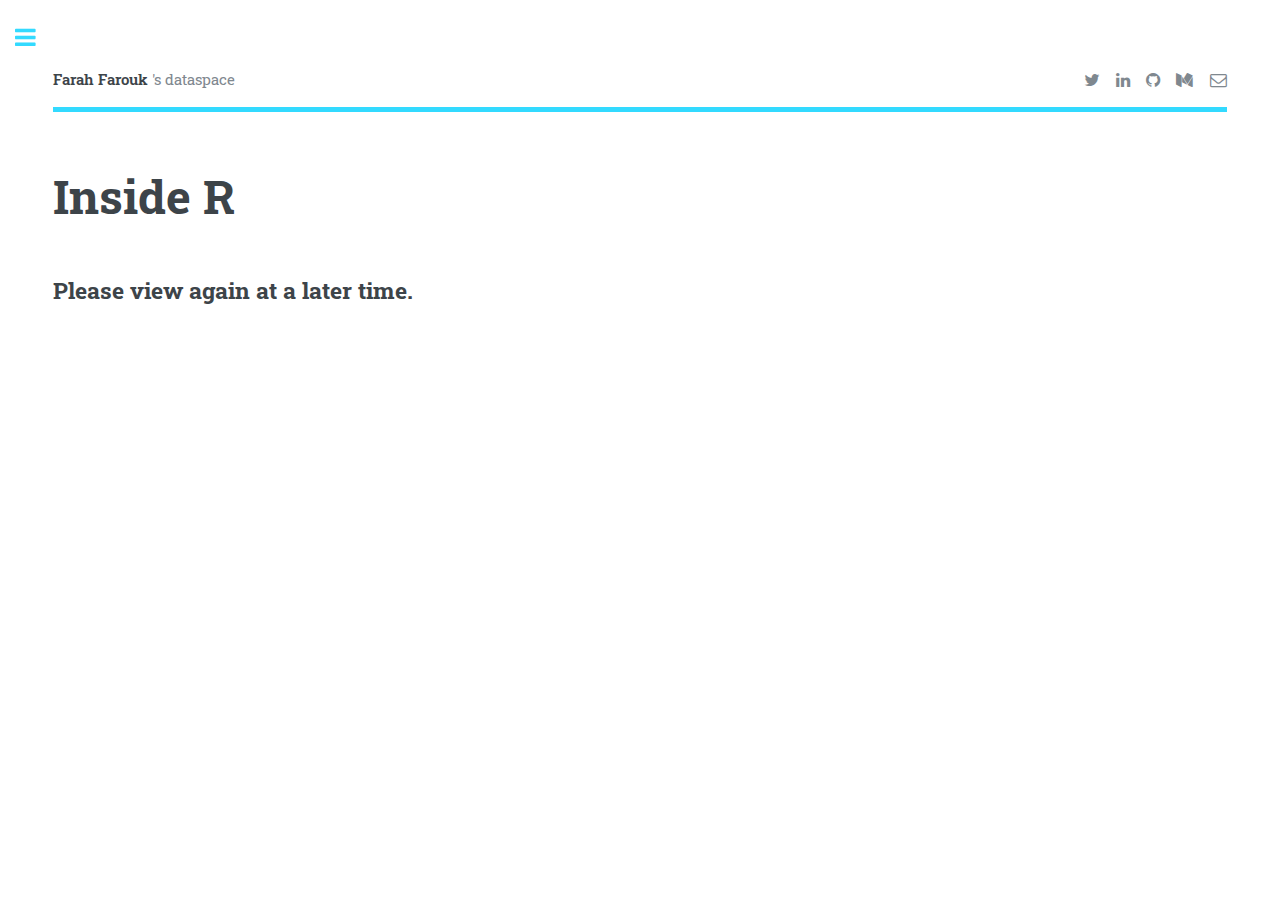
<file: ir.html>
<!DOCTYPE HTML>

<html>
	<head>
		<title>Farah Farouk</title>
		<meta charset="utf-8" />
		<meta name="viewport" content="width=device-width, initial-scale=1, user-scalable=no" />
		<link rel="stylesheet" href="assets/css/main.css" />
	</head>
	<body class="is-preload">

		<!-- Wrapper -->
			<div id="wrapper">

				<!-- Main -->
					<div id="main">
						<div class="inner">

							<!-- Header -->
								<header id="header">
									<a href="index.html" class="logo"><strong> Farah Farouk </strong>'s dataspace </a>
									<ul class="icons">
										<li><a href="https://twitter.com/datafarah" target="_blank" class="icon fa-twitter"><span class="label">Twitter</span></a></li>
										<li><a href="https://www.linkedin.com/in/ffarah/" target="_blank" class="icon fa-linkedin"><span class="label">LinkedIn</span></a></li>
										<li><a href="https://github.com/farahfarouk" target="_blank" class="icon fa-github"><span class="label">Github</span></a></li>
										<li><a href="https://medium.com/@datafarah" target="_blank" class="icon fa-medium"><span class="label">Medium</span></a></li>
										<li><a href="mailto:farah_farouk@outlook.com?Subject= Hello!" class="icon fa-envelope-o"><span class="label">Email</span></a></li>
									</ul>
								</header>

							<!-- Content -->
								<section>
																			
                                    <header class ="main">
                                     <h1> Inside R </h1>
                                    </header>
                                    <section>
                                            <header class="major">
                                            </header>
                                            <div class="posts">
                                                <article>
                                                       <h2>Please view again at a later time.</h2>
                                                </article>   
                                            </div>
                                        </section>
        

								</section>

						</div>
					</div>

				<!-- Sidebar -->
					<div id="sidebar">
						<div class="inner">

							<!-- Search -->
								<section id="search" class="alt">
										<script type="text/javascript" src="//rf.revolvermaps.com/0/0/6.js?i=564txde7sz0&amp;m=7&amp;c=e63100&amp;cr1=ffffff&amp;f=arial&amp;l=0&amp;bv=90&amp;lx=-420&amp;ly=420&amp;hi=20&amp;he=7&amp;hc=a8ddff&amp;rs=80" async="async"></script>
								</section>

							<!-- Menu -->
							<nav id="menu">
									<header class="major">
										<h2>Menu</h2>
									</header>
									<ul>
										<li><a href="index.html">Homepage</a></li>
										<li><a href="about.html">About me</a></li>
										<li><a href="certifications.html">Certifications</a></li>
										<li>
											<span a href="articles.html" class="opener">Articles</span>
											<ul>
												<li><a href="iai.html">Inside AI</a></li>
                                                <li><a href="ialteryx.html">Inside Alteryx</a></li>
												<li><a href="ipython.html">Inside Python</a></li>
                                                <li><a href="ir.html">Inside R</a></li>
												
											</ul>
											<li><a href="mailto:farah_farouk@outlook.com?Subject= Hello!">Contact</a></li>
									</ul>
								</nav>	

							<!-- Section --> 
							<section>
								<header class="major">
									<h2> Data News </h2>
								</header>
								<div class="mini-posts">
									<article>
											<div class="feedgrabbr_widget" id="fgid_11b1ff4437000a5624e28e308"></div>
											<script>if (typeof (fg_widgets) === "undefined") fg_widgets = new Array(); fg_widgets.push("fgid_11b1ff4437000a5624e28e308");</script>
											<script async src="https://www.feedgrabbr.com/widget/fgwidget.js"></script>

											<p><div class="feedgrabbr_widget" id="fgid_0a4306a28ae676fc05e7b98b8"></div>
												<script>if (typeof (fg_widgets) === "undefined") fg_widgets = new Array(); fg_widgets.push("fgid_0a4306a28ae676fc05e7b98b8");</script>
												<script async src="https://www.feedgrabbr.com/widget/fgwidget.js"></script></p>
									</article>
								</div>
							</section>

							<!-- Footer -->
							<footer id="footer">
									<footer id="footer">
									<font size="1.5"><p class="copyright">&copy;2019 Farah Farouk. All rights reserved. v.2. Images from Unsplash.com.</p></font>
									</footer>
						</div>
					</div>
			</div>

		<!-- Scripts -->
			<script src="assets/js/jquery.min.js"></script>
			<script src="assets/js/browser.min.js"></script>
			<script src="assets/js/breakpoints.min.js"></script>
			<script src="assets/js/util.js"></script>
			<script src="assets/js/main.js"></script>

	</body>
</html>
</file>
<file: assets/css/main.css>
@import url(font-awesome.min.css);
@import url("https://fonts.googleapis.com/css?family=Open+Sans:400,600,400italic,600italic|Roboto+Slab:400,700");


html, body, div, span, applet, object,
iframe, h1, h2, h3, h4, h5, h6, p, blockquote,
pre, a, abbr, acronym, address, big, cite,
code, del, dfn, em, img, ins, kbd, q, s, samp,
small, strike, strong, sub, sup, tt, var, b,
u, i, center, dl, dt, dd, ol, ul, li, fieldset,
form, label, legend, table, caption, tbody,
tfoot, thead, tr, th, td, article, aside,
canvas, details, embed, figure, figcaption,
footer, header, hgroup, menu, nav, output, ruby,
section, summary, time, mark, audio, video {
	margin: 0;
	padding: 0;
	border: 0;
	font-size: 100%;
	font: inherit;
	vertical-align: baseline;}

article, aside, details, figcaption, figure,
footer, header, hgroup, menu, nav, section {
	display: block;}

body {
	line-height: 1;
}

ol, ul {
	list-style: none;
}

blockquote, q {
	quotes: none;
}

	blockquote:before, blockquote:after, q:before, q:after {
		content: '';
		content: none;
	}

table {
	border-collapse: collapse;
	border-spacing: 0;
}

body {
	-webkit-text-size-adjust: none;
}

mark {
	background-color: transparent;
	color: inherit;
}

input::-moz-focus-inner {
	border: 0;
	padding: 0;
}

input, select, textarea {
	-moz-appearance: none;
	-webkit-appearance: none;
	-ms-appearance: none;
	appearance: none;
}

/* Basic */

	@-ms-viewport {
		width: device-width;
	}

	body {
		-ms-overflow-style: scrollbar;
	}

	@media screen and (max-width: 480px) {

		html, body {
			min-width: 320px;
		}

	}

	html {
		box-sizing: border-box;
	}

	*, *:before, *:after {
		box-sizing: inherit;
	}

	body {
		background: #ffffff;
	}

		body.is-preload *, body.is-preload *:before, body.is-preload *:after, body.is-resizing *, body.is-resizing *:before, body.is-resizing *:after {
			-moz-animation: none !important;
			-webkit-animation: none !important;
			-ms-animation: none !important;
			animation: none !important;
			-moz-transition: none !important;
			-webkit-transition: none !important;
			-ms-transition: none !important;
			transition: none !important;
		}

/* Type */

	body, input, select, textarea {
		color: #7f888f;
		font-family: "Open Sans", sans-serif;
		font-size: 13pt;
		font-weight: 400;
		line-height: 1.65;
	}

		@media screen and (max-width: 1680px) {

			body, input, select, textarea {
				font-size: 11pt;
			}

		}

		@media screen and (max-width: 1280px) {

			body, input, select, textarea {
				font-size: 10pt;
			}

		}

		@media screen and (max-width: 360px) {

			body, input, select, textarea {
				font-size: 9pt;
			}

		}

	a {
		-moz-transition: color 0.2s ease-in-out, border-bottom-color 0.2s ease-in-out;
		-webkit-transition: color 0.2s ease-in-out, border-bottom-color 0.2s ease-in-out;
		-ms-transition: color 0.2s ease-in-out, border-bottom-color 0.2s ease-in-out;
		transition: color 0.2s ease-in-out, border-bottom-color 0.2s ease-in-out;
		border-bottom: dotted 1px;
		color: #33DAFF;
		text-decoration: none;
	}

		a:hover {
			border-bottom-color: #33DAFF;
			color: #33DAFF !important;
		}

			a:hover strong {
				color: inherit;
			}

	strong, b {
		color: #3d4449;
		font-weight: 600;
	}

	em, i {
		font-style: italic;
	}

	p {
		margin: 0 0 2em 0;
	}

	h1, h2, h3, h4, h5, h6 {
		color: #3d4449;
		font-family: "Roboto Slab", serif;
		font-weight: 700;
		line-height: 1.5;
		margin: 0 0 1em 0;
	}

		h1 a, h2 a, h3 a, h4 a, h5 a, h6 a {
			color: inherit;
			text-decoration: none;
			border-bottom: 0;
		}

	h1 {
		font-size: 4em;
		margin: 0 0 0.5em 0;
		line-height: 1.3;
	}

	h2 {
		font-size: 1.75em;
	}

	h3 {
		font-size: 1.25em;
	}

	h4 {
		font-size: 1.1em;
	}

	h5 {
		font-size: 0.9em;
	}

	h6 {
		font-size: 0.7em;
	}

	@media screen and (max-width: 1680px) {

		h1 {
			font-size: 3.5em;
		}

	}

	@media screen and (max-width: 980px) {

		h1 {
			font-size: 3.25em;
		}

	}

	@media screen and (max-width: 736px) {

		h1 {
			font-size: 2em;
			line-height: 1.4;
		}

		h2 {
			font-size: 1.5em;
		}

	}

	sub {
		font-size: 0.8em;
		position: relative;
		top: 0.5em;
	}

	sup {
		font-size: 0.8em;
		position: relative;
		top: -0.5em;
	}

	blockquote {
		border-left: solid 3px rgba(210, 215, 217, 0.75);
		font-style: italic;
		margin: 0 0 2em 0;
		padding: 0.5em 0 0.5em 2em;
	}

	code {
		background: rgba(230, 235, 237, 0.25);
		border-radius: 0.375em;
		border: solid 1px rgba(210, 215, 217, 0.75);
		font-family: "Courier New", monospace;
		font-size: 0.9em;
		margin: 0 0.25em;
		padding: 0.25em 0.65em;
	}

	pre {
		-webkit-overflow-scrolling: touch;
		font-family: "Courier New", monospace;
		font-size: 0.9em;
		margin: 0 0 2em 0;
	}

		pre code {
			display: block;
			line-height: 1.75;
			padding: 1em 1.5em;
			overflow-x: auto;
		}

	hr {
		border: 0;
		border-bottom: solid 1px rgba(210, 215, 217, 0.75);
		margin: 2em 0;
	}

		hr.major {
			margin: 3em 0;
		}

	.align-left {
		text-align: left;
	}

	.align-center {
		text-align: center;
	}

	.align-right {
		text-align: right;
	}

/* Row */

	.row {
		display: flex;
		flex-wrap: wrap;
		box-sizing: border-box;
		align-items: stretch;
	}

		.row > * {
			box-sizing: border-box;
		}

		.row.gtr-uniform > * > :last-child {
			margin-bottom: 0;
		}

		.row.aln-left {
			justify-content: flex-start;
		}

		.row.aln-center {
			justify-content: center;
		}

		.row.aln-right {
			justify-content: flex-end;
		}

		.row.aln-top {
			align-items: flex-start;
		}

		.row.aln-middle {
			align-items: center;
		}

		.row.aln-bottom {
			align-items: flex-end;
		}

		.row > .imp {
			order: -1;
		}

		.row > .col-1 {
			width: 8.3333333333%;
		}

		.row > .off-1 {
			margin-left: 8.3333333333%;
		}

		.row > .col-2 {
			width: 16.6666666667%;
		}

		.row > .off-2 {
			margin-left: 16.6666666667%;
		}

		.row > .col-3 {
			width: 25%;
		}

		.row > .off-3 {
			margin-left: 25%;
		}

		.row > .col-4 {
			width: 33.3333333333%;
		}

		.row > .off-4 {
			margin-left: 33.3333333333%;
		}

		.row > .col-5 {
			width: 41.6666666667%;
		}

		.row > .off-5 {
			margin-left: 41.6666666667%;
		}

		.row > .col-6 {
			width: 50%;
		}

		.row > .off-6 {
			margin-left: 50%;
		}

		.row > .col-7 {
			width: 58.3333333333%;
		}

		.row > .off-7 {
			margin-left: 58.3333333333%;
		}

		.row > .col-8 {
			width: 66.6666666667%;
		}

		.row > .off-8 {
			margin-left: 66.6666666667%;
		}

		.row > .col-9 {
			width: 75%;
		}

		.row > .off-9 {
			margin-left: 75%;
		}

		.row > .col-10 {
			width: 83.3333333333%;
		}

		.row > .off-10 {
			margin-left: 83.3333333333%;
		}

		.row > .col-11 {
			width: 91.6666666667%;
		}

		.row > .off-11 {
			margin-left: 91.6666666667%;
		}

		.row > .col-12 {
			width: 100%;
		}

		.row > .off-12 {
			margin-left: 100%;
		}

		.row.gtr-0 {
			margin-top: 0;
			margin-left: 0em;
		}

			.row.gtr-0 > * {
				padding: 0 0 0 0em;
			}

			.row.gtr-0.gtr-uniform {
				margin-top: 0em;
			}

				.row.gtr-0.gtr-uniform > * {
					padding-top: 0em;
				}

		.row.gtr-25 {
			margin-top: 0;
			margin-left: -0.375em;
		}

			.row.gtr-25 > * {
				padding: 0 0 0 0.375em;
			}

			.row.gtr-25.gtr-uniform {
				margin-top: -0.375em;
			}

				.row.gtr-25.gtr-uniform > * {
					padding-top: 0.375em;
				}

		.row.gtr-50 {
			margin-top: 0;
			margin-left: -0.75em;
		}

			.row.gtr-50 > * {
				padding: 0 0 0 0.75em;
			}

			.row.gtr-50.gtr-uniform {
				margin-top: -0.75em;
			}

				.row.gtr-50.gtr-uniform > * {
					padding-top: 0.75em;
				}

		.row {
			margin-top: 0;
			margin-left: -1.5em;
		}

			.row > * {
				padding: 0 0 0 1.5em;
			}

			.row.gtr-uniform {
				margin-top: -1.5em;
			}

				.row.gtr-uniform > * {
					padding-top: 1.5em;
				}

		.row.gtr-150 {
			margin-top: 0;
			margin-left: -2.25em;
		}

			.row.gtr-150 > * {
				padding: 0 0 0 2.25em;
			}

			.row.gtr-150.gtr-uniform {
				margin-top: -2.25em;
			}

				.row.gtr-150.gtr-uniform > * {
					padding-top: 2.25em;
				}

		.row.gtr-200 {
			margin-top: 0;
			margin-left: -3em;
		}

			.row.gtr-200 > * {
				padding: 0 0 0 3em;
			}

			.row.gtr-200.gtr-uniform {
				margin-top: -3em;
			}

				.row.gtr-200.gtr-uniform > * {
					padding-top: 3em;
				}

		@media screen and (max-width: 1680px) {

			.row {
				display: flex;
				flex-wrap: wrap;
				box-sizing: border-box;
				align-items: stretch;
			}

				.row > * {
					box-sizing: border-box;
				}

				.row.gtr-uniform > * > :last-child {
					margin-bottom: 0;
				}

				.row.aln-left {
					justify-content: flex-start;
				}

				.row.aln-center {
					justify-content: center;
				}

				.row.aln-right {
					justify-content: flex-end;
				}

				.row.aln-top {
					align-items: flex-start;
				}

				.row.aln-middle {
					align-items: center;
				}

				.row.aln-bottom {
					align-items: flex-end;
				}

				.row > .imp-xlarge {
					order: -1;
				}

				.row > .col-1-xlarge {
					width: 8.3333333333%;
				}

				.row > .off-1-xlarge {
					margin-left: 8.3333333333%;
				}

				.row > .col-2-xlarge {
					width: 16.6666666667%;
				}

				.row > .off-2-xlarge {
					margin-left: 16.6666666667%;
				}

				.row > .col-3-xlarge {
					width: 25%;
				}

				.row > .off-3-xlarge {
					margin-left: 25%;
				}

				.row > .col-4-xlarge {
					width: 33.3333333333%;
				}

				.row > .off-4-xlarge {
					margin-left: 33.3333333333%;
				}

				.row > .col-5-xlarge {
					width: 41.6666666667%;
				}

				.row > .off-5-xlarge {
					margin-left: 41.6666666667%;
				}

				.row > .col-6-xlarge {
					width: 50%;
				}

				.row > .off-6-xlarge {
					margin-left: 50%;
				}

				.row > .col-7-xlarge {
					width: 58.3333333333%;
				}

				.row > .off-7-xlarge {
					margin-left: 58.3333333333%;
				}

				.row > .col-8-xlarge {
					width: 66.6666666667%;
				}

				.row > .off-8-xlarge {
					margin-left: 66.6666666667%;
				}

				.row > .col-9-xlarge {
					width: 75%;
				}

				.row > .off-9-xlarge {
					margin-left: 75%;
				}

				.row > .col-10-xlarge {
					width: 83.3333333333%;
				}

				.row > .off-10-xlarge {
					margin-left: 83.3333333333%;
				}

				.row > .col-11-xlarge {
					width: 91.6666666667%;
				}

				.row > .off-11-xlarge {
					margin-left: 91.6666666667%;
				}

				.row > .col-12-xlarge {
					width: 100%;
				}

				.row > .off-12-xlarge {
					margin-left: 100%;
				}

				.row.gtr-0 {
					margin-top: 0;
					margin-left: 0em;
				}

					.row.gtr-0 > * {
						padding: 0 0 0 0em;
					}

					.row.gtr-0.gtr-uniform {
						margin-top: 0em;
					}

						.row.gtr-0.gtr-uniform > * {
							padding-top: 0em;
						}

				.row.gtr-25 {
					margin-top: 0;
					margin-left: -0.375em;
				}

					.row.gtr-25 > * {
						padding: 0 0 0 0.375em;
					}

					.row.gtr-25.gtr-uniform {
						margin-top: -0.375em;
					}

						.row.gtr-25.gtr-uniform > * {
							padding-top: 0.375em;
						}

				.row.gtr-50 {
					margin-top: 0;
					margin-left: -0.75em;
				}

					.row.gtr-50 > * {
						padding: 0 0 0 0.75em;
					}

					.row.gtr-50.gtr-uniform {
						margin-top: -0.75em;
					}

						.row.gtr-50.gtr-uniform > * {
							padding-top: 0.75em;
						}

				.row {
					margin-top: 0;
					margin-left: -1.5em;
				}

					.row > * {
						padding: 0 0 0 1.5em;
					}

					.row.gtr-uniform {
						margin-top: -1.5em;
					}

						.row.gtr-uniform > * {
							padding-top: 1.5em;
						}

				.row.gtr-150 {
					margin-top: 0;
					margin-left: -2.25em;
				}

					.row.gtr-150 > * {
						padding: 0 0 0 2.25em;
					}

					.row.gtr-150.gtr-uniform {
						margin-top: -2.25em;
					}

						.row.gtr-150.gtr-uniform > * {
							padding-top: 2.25em;
						}

				.row.gtr-200 {
					margin-top: 0;
					margin-left: -3em;
				}

					.row.gtr-200 > * {
						padding: 0 0 0 3em;
					}

					.row.gtr-200.gtr-uniform {
						margin-top: -3em;
					}

						.row.gtr-200.gtr-uniform > * {
							padding-top: 3em;
						}

		}

		@media screen and (max-width: 1280px) {

			.row {
				display: flex;
				flex-wrap: wrap;
				box-sizing: border-box;
				align-items: stretch;
			}

				.row > * {
					box-sizing: border-box;
				}

				.row.gtr-uniform > * > :last-child {
					margin-bottom: 0;
				}

				.row.aln-left {
					justify-content: flex-start;
				}

				.row.aln-center {
					justify-content: center;
				}

				.row.aln-right {
					justify-content: flex-end;
				}

				.row.aln-top {
					align-items: flex-start;
				}

				.row.aln-middle {
					align-items: center;
				}

				.row.aln-bottom {
					align-items: flex-end;
				}

				.row > .imp-large {
					order: -1;
				}

				.row > .col-1-large {
					width: 8.3333333333%;
				}

				.row > .off-1-large {
					margin-left: 8.3333333333%;
				}

				.row > .col-2-large {
					width: 16.6666666667%;
				}

				.row > .off-2-large {
					margin-left: 16.6666666667%;
				}

				.row > .col-3-large {
					width: 25%;
				}

				.row > .off-3-large {
					margin-left: 25%;
				}

				.row > .col-4-large {
					width: 33.3333333333%;
				}

				.row > .off-4-large {
					margin-left: 33.3333333333%;
				}

				.row > .col-5-large {
					width: 41.6666666667%;
				}

				.row > .off-5-large {
					margin-left: 41.6666666667%;
				}

				.row > .col-6-large {
					width: 50%;
				}

				.row > .off-6-large {
					margin-left: 50%;
				}

				.row > .col-7-large {
					width: 58.3333333333%;
				}

				.row > .off-7-large {
					margin-left: 58.3333333333%;
				}

				.row > .col-8-large {
					width: 66.6666666667%;
				}

				.row > .off-8-large {
					margin-left: 66.6666666667%;
				}

				.row > .col-9-large {
					width: 75%;
				}

				.row > .off-9-large {
					margin-left: 75%;
				}

				.row > .col-10-large {
					width: 83.3333333333%;
				}

				.row > .off-10-large {
					margin-left: 83.3333333333%;
				}

				.row > .col-11-large {
					width: 91.6666666667%;
				}

				.row > .off-11-large {
					margin-left: 91.6666666667%;
				}

				.row > .col-12-large {
					width: 100%;
				}

				.row > .off-12-large {
					margin-left: 100%;
				}

				.row.gtr-0 {
					margin-top: 0;
					margin-left: 0em;
				}

					.row.gtr-0 > * {
						padding: 0 0 0 0em;
					}

					.row.gtr-0.gtr-uniform {
						margin-top: 0em;
					}

						.row.gtr-0.gtr-uniform > * {
							padding-top: 0em;
						}

				.row.gtr-25 {
					margin-top: 0;
					margin-left: -0.375em;
				}

					.row.gtr-25 > * {
						padding: 0 0 0 0.375em;
					}

					.row.gtr-25.gtr-uniform {
						margin-top: -0.375em;
					}

						.row.gtr-25.gtr-uniform > * {
							padding-top: 0.375em;
						}

				.row.gtr-50 {
					margin-top: 0;
					margin-left: -0.75em;
				}

					.row.gtr-50 > * {
						padding: 0 0 0 0.75em;
					}

					.row.gtr-50.gtr-uniform {
						margin-top: -0.75em;
					}

						.row.gtr-50.gtr-uniform > * {
							padding-top: 0.75em;
						}

				.row {
					margin-top: 0;
					margin-left: -1.5em;
				}

					.row > * {
						padding: 0 0 0 1.5em;
					}

					.row.gtr-uniform {
						margin-top: -1.5em;
					}

						.row.gtr-uniform > * {
							padding-top: 1.5em;
						}

				.row.gtr-150 {
					margin-top: 0;
					margin-left: -2.25em;
				}

					.row.gtr-150 > * {
						padding: 0 0 0 2.25em;
					}

					.row.gtr-150.gtr-uniform {
						margin-top: -2.25em;
					}

						.row.gtr-150.gtr-uniform > * {
							padding-top: 2.25em;
						}

				.row.gtr-200 {
					margin-top: 0;
					margin-left: -3em;
				}

					.row.gtr-200 > * {
						padding: 0 0 0 3em;
					}

					.row.gtr-200.gtr-uniform {
						margin-top: -3em;
					}

						.row.gtr-200.gtr-uniform > * {
							padding-top: 3em;
						}

		}

		@media screen and (max-width: 980px) {

			.row {
				display: flex;
				flex-wrap: wrap;
				box-sizing: border-box;
				align-items: stretch;
			}

				.row > * {
					box-sizing: border-box;
				}

				.row.gtr-uniform > * > :last-child {
					margin-bottom: 0;
				}

				.row.aln-left {
					justify-content: flex-start;
				}

				.row.aln-center {
					justify-content: center;
				}

				.row.aln-right {
					justify-content: flex-end;
				}

				.row.aln-top {
					align-items: flex-start;
				}

				.row.aln-middle {
					align-items: center;
				}

				.row.aln-bottom {
					align-items: flex-end;
				}

				.row > .imp-medium {
					order: -1;
				}

				.row > .col-1-medium {
					width: 8.3333333333%;
				}

				.row > .off-1-medium {
					margin-left: 8.3333333333%;
				}

				.row > .col-2-medium {
					width: 16.6666666667%;
				}

				.row > .off-2-medium {
					margin-left: 16.6666666667%;
				}

				.row > .col-3-medium {
					width: 25%;
				}

				.row > .off-3-medium {
					margin-left: 25%;
				}

				.row > .col-4-medium {
					width: 33.3333333333%;
				}

				.row > .off-4-medium {
					margin-left: 33.3333333333%;
				}

				.row > .col-5-medium {
					width: 41.6666666667%;
				}

				.row > .off-5-medium {
					margin-left: 41.6666666667%;
				}

				.row > .col-6-medium {
					width: 50%;
				}

				.row > .off-6-medium {
					margin-left: 50%;
				}

				.row > .col-7-medium {
					width: 58.3333333333%;
				}

				.row > .off-7-medium {
					margin-left: 58.3333333333%;
				}

				.row > .col-8-medium {
					width: 66.6666666667%;
				}

				.row > .off-8-medium {
					margin-left: 66.6666666667%;
				}

				.row > .col-9-medium {
					width: 75%;
				}

				.row > .off-9-medium {
					margin-left: 75%;
				}

				.row > .col-10-medium {
					width: 83.3333333333%;
				}

				.row > .off-10-medium {
					margin-left: 83.3333333333%;
				}

				.row > .col-11-medium {
					width: 91.6666666667%;
				}

				.row > .off-11-medium {
					margin-left: 91.6666666667%;
				}

				.row > .col-12-medium {
					width: 100%;
				}

				.row > .off-12-medium {
					margin-left: 100%;
				}

				.row.gtr-0 {
					margin-top: 0;
					margin-left: 0em;
				}

					.row.gtr-0 > * {
						padding: 0 0 0 0em;
					}

					.row.gtr-0.gtr-uniform {
						margin-top: 0em;
					}

						.row.gtr-0.gtr-uniform > * {
							padding-top: 0em;
						}

				.row.gtr-25 {
					margin-top: 0;
					margin-left: -0.375em;
				}

					.row.gtr-25 > * {
						padding: 0 0 0 0.375em;
					}

					.row.gtr-25.gtr-uniform {
						margin-top: -0.375em;
					}

						.row.gtr-25.gtr-uniform > * {
							padding-top: 0.375em;
						}

				.row.gtr-50 {
					margin-top: 0;
					margin-left: -0.75em;
				}

					.row.gtr-50 > * {
						padding: 0 0 0 0.75em;
					}

					.row.gtr-50.gtr-uniform {
						margin-top: -0.75em;
					}

						.row.gtr-50.gtr-uniform > * {
							padding-top: 0.75em;
						}

				.row {
					margin-top: 0;
					margin-left: -1.5em;
				}

					.row > * {
						padding: 0 0 0 1.5em;
					}

					.row.gtr-uniform {
						margin-top: -1.5em;
					}

						.row.gtr-uniform > * {
							padding-top: 1.5em;
						}

				.row.gtr-150 {
					margin-top: 0;
					margin-left: -2.25em;
				}

					.row.gtr-150 > * {
						padding: 0 0 0 2.25em;
					}

					.row.gtr-150.gtr-uniform {
						margin-top: -2.25em;
					}

						.row.gtr-150.gtr-uniform > * {
							padding-top: 2.25em;
						}

				.row.gtr-200 {
					margin-top: 0;
					margin-left: -3em;
				}

					.row.gtr-200 > * {
						padding: 0 0 0 3em;
					}

					.row.gtr-200.gtr-uniform {
						margin-top: -3em;
					}

						.row.gtr-200.gtr-uniform > * {
							padding-top: 3em;
						}

		}

		@media screen and (max-width: 736px) {

			.row {
				display: flex;
				flex-wrap: wrap;
				box-sizing: border-box;
				align-items: stretch;
			}

				.row > * {
					box-sizing: border-box;
				}

				.row.gtr-uniform > * > :last-child {
					margin-bottom: 0;
				}

				.row.aln-left {
					justify-content: flex-start;
				}

				.row.aln-center {
					justify-content: center;
				}

				.row.aln-right {
					justify-content: flex-end;
				}

				.row.aln-top {
					align-items: flex-start;
				}

				.row.aln-middle {
					align-items: center;
				}

				.row.aln-bottom {
					align-items: flex-end;
				}

				.row > .imp-small {
					order: -1;
				}

				.row > .col-1-small {
					width: 8.3333333333%;
				}

				.row > .off-1-small {
					margin-left: 8.3333333333%;
				}

				.row > .col-2-small {
					width: 16.6666666667%;
				}

				.row > .off-2-small {
					margin-left: 16.6666666667%;
				}

				.row > .col-3-small {
					width: 25%;
				}

				.row > .off-3-small {
					margin-left: 25%;
				}

				.row > .col-4-small {
					width: 33.3333333333%;
				}

				.row > .off-4-small {
					margin-left: 33.3333333333%;
				}

				.row > .col-5-small {
					width: 41.6666666667%;
				}

				.row > .off-5-small {
					margin-left: 41.6666666667%;
				}

				.row > .col-6-small {
					width: 50%;
				}

				.row > .off-6-small {
					margin-left: 50%;
				}

				.row > .col-7-small {
					width: 58.3333333333%;
				}

				.row > .off-7-small {
					margin-left: 58.3333333333%;
				}

				.row > .col-8-small {
					width: 66.6666666667%;
				}

				.row > .off-8-small {
					margin-left: 66.6666666667%;
				}

				.row > .col-9-small {
					width: 75%;
				}

				.row > .off-9-small {
					margin-left: 75%;
				}

				.row > .col-10-small {
					width: 83.3333333333%;
				}

				.row > .off-10-small {
					margin-left: 83.3333333333%;
				}

				.row > .col-11-small {
					width: 91.6666666667%;
				}

				.row > .off-11-small {
					margin-left: 91.6666666667%;
				}

				.row > .col-12-small {
					width: 100%;
				}

				.row > .off-12-small {
					margin-left: 100%;
				}

				.row.gtr-0 {
					margin-top: 0;
					margin-left: 0em;
				}

					.row.gtr-0 > * {
						padding: 0 0 0 0em;
					}

					.row.gtr-0.gtr-uniform {
						margin-top: 0em;
					}

						.row.gtr-0.gtr-uniform > * {
							padding-top: 0em;
						}

				.row.gtr-25 {
					margin-top: 0;
					margin-left: -0.375em;
				}

					.row.gtr-25 > * {
						padding: 0 0 0 0.375em;
					}

					.row.gtr-25.gtr-uniform {
						margin-top: -0.375em;
					}

						.row.gtr-25.gtr-uniform > * {
							padding-top: 0.375em;
						}

				.row.gtr-50 {
					margin-top: 0;
					margin-left: -0.75em;
				}

					.row.gtr-50 > * {
						padding: 0 0 0 0.75em;
					}

					.row.gtr-50.gtr-uniform {
						margin-top: -0.75em;
					}

						.row.gtr-50.gtr-uniform > * {
							padding-top: 0.75em;
						}

				.row {
					margin-top: 0;
					margin-left: -1.5em;
				}

					.row > * {
						padding: 0 0 0 1.5em;
					}

					.row.gtr-uniform {
						margin-top: -1.5em;
					}

						.row.gtr-uniform > * {
							padding-top: 1.5em;
						}

				.row.gtr-150 {
					margin-top: 0;
					margin-left: -2.25em;
				}

					.row.gtr-150 > * {
						padding: 0 0 0 2.25em;
					}

					.row.gtr-150.gtr-uniform {
						margin-top: -2.25em;
					}

						.row.gtr-150.gtr-uniform > * {
							padding-top: 2.25em;
						}

				.row.gtr-200 {
					margin-top: 0;
					margin-left: -3em;
				}

					.row.gtr-200 > * {
						padding: 0 0 0 3em;
					}

					.row.gtr-200.gtr-uniform {
						margin-top: -3em;
					}

						.row.gtr-200.gtr-uniform > * {
							padding-top: 3em;
						}

		}

		@media screen and (max-width: 480px) {

			.row {
				display: flex;
				flex-wrap: wrap;
				box-sizing: border-box;
				align-items: stretch;
			}

				.row > * {
					box-sizing: border-box;
				}

				.row.gtr-uniform > * > :last-child {
					margin-bottom: 0;
				}

				.row.aln-left {
					justify-content: flex-start;
				}

				.row.aln-center {
					justify-content: center;
				}

				.row.aln-right {
					justify-content: flex-end;
				}

				.row.aln-top {
					align-items: flex-start;
				}

				.row.aln-middle {
					align-items: center;
				}

				.row.aln-bottom {
					align-items: flex-end;
				}

				.row > .imp-xsmall {
					order: -1;
				}

				.row > .col-1-xsmall {
					width: 8.3333333333%;
				}

				.row > .off-1-xsmall {
					margin-left: 8.3333333333%;
				}

				.row > .col-2-xsmall {
					width: 16.6666666667%;
				}

				.row > .off-2-xsmall {
					margin-left: 16.6666666667%;
				}

				.row > .col-3-xsmall {
					width: 25%;
				}

				.row > .off-3-xsmall {
					margin-left: 25%;
				}

				.row > .col-4-xsmall {
					width: 33.3333333333%;
				}

				.row > .off-4-xsmall {
					margin-left: 33.3333333333%;
				}

				.row > .col-5-xsmall {
					width: 41.6666666667%;
				}

				.row > .off-5-xsmall {
					margin-left: 41.6666666667%;
				}

				.row > .col-6-xsmall {
					width: 50%;
				}

				.row > .off-6-xsmall {
					margin-left: 50%;
				}

				.row > .col-7-xsmall {
					width: 58.3333333333%;
				}

				.row > .off-7-xsmall {
					margin-left: 58.3333333333%;
				}

				.row > .col-8-xsmall {
					width: 66.6666666667%;
				}

				.row > .off-8-xsmall {
					margin-left: 66.6666666667%;
				}

				.row > .col-9-xsmall {
					width: 75%;
				}

				.row > .off-9-xsmall {
					margin-left: 75%;
				}

				.row > .col-10-xsmall {
					width: 83.3333333333%;
				}

				.row > .off-10-xsmall {
					margin-left: 83.3333333333%;
				}

				.row > .col-11-xsmall {
					width: 91.6666666667%;
				}

				.row > .off-11-xsmall {
					margin-left: 91.6666666667%;
				}

				.row > .col-12-xsmall {
					width: 100%;
				}

				.row > .off-12-xsmall {
					margin-left: 100%;
				}

				.row.gtr-0 {
					margin-top: 0;
					margin-left: 0em;
				}

					.row.gtr-0 > * {
						padding: 0 0 0 0em;
					}

					.row.gtr-0.gtr-uniform {
						margin-top: 0em;
					}

						.row.gtr-0.gtr-uniform > * {
							padding-top: 0em;
						}

				.row.gtr-25 {
					margin-top: 0;
					margin-left: -0.375em;
				}

					.row.gtr-25 > * {
						padding: 0 0 0 0.375em;
					}

					.row.gtr-25.gtr-uniform {
						margin-top: -0.375em;
					}

						.row.gtr-25.gtr-uniform > * {
							padding-top: 0.375em;
						}

				.row.gtr-50 {
					margin-top: 0;
					margin-left: -0.75em;
				}

					.row.gtr-50 > * {
						padding: 0 0 0 0.75em;
					}

					.row.gtr-50.gtr-uniform {
						margin-top: -0.75em;
					}

						.row.gtr-50.gtr-uniform > * {
							padding-top: 0.75em;
						}

				.row {
					margin-top: 0;
					margin-left: -1.5em;
				}

					.row > * {
						padding: 0 0 0 1.5em;
					}

					.row.gtr-uniform {
						margin-top: -1.5em;
					}

						.row.gtr-uniform > * {
							padding-top: 1.5em;
						}

				.row.gtr-150 {
					margin-top: 0;
					margin-left: -2.25em;
				}

					.row.gtr-150 > * {
						padding: 0 0 0 2.25em;
					}

					.row.gtr-150.gtr-uniform {
						margin-top: -2.25em;
					}

						.row.gtr-150.gtr-uniform > * {
							padding-top: 2.25em;
						}

				.row.gtr-200 {
					margin-top: 0;
					margin-left: -3em;
				}

					.row.gtr-200 > * {
						padding: 0 0 0 3em;
					}

					.row.gtr-200.gtr-uniform {
						margin-top: -3em;
					}

						.row.gtr-200.gtr-uniform > * {
							padding-top: 3em;
						}

		}

/* Section/Article */

	section.special, article.special {
		text-align: center;
	}

	header p {
		font-family: "Roboto Slab", serif;
		font-size: 1em;
		font-weight: 400;
		letter-spacing: 0.075em;
		margin-top: -0.5em;
		text-transform: uppercase;
	}

	header.major > :last-child {
		border-bottom: solid 3px #33DAFF;
		display: inline-block;
		margin: 0 0 2em 0;
		padding: 0 0.75em 0.5em 0;
	}

	header.main > :last-child {
		margin: 0 0 1em 0;
	}

/* Form */

	form {
		margin: 0 0 2em 0;
	}

	label {
		color: #3d4449;
		display: block;
		font-size: 0.9em;
		font-weight: 600;
		margin: 0 0 1em 0;
	}

	input[type="text"],
	input[type="password"],
	input[type="email"],
	input[type="tel"],
	input[type="search"],
	input[type="url"],
	select,
	textarea {
		-moz-appearance: none;
		-webkit-appearance: none;
		-ms-appearance: none;
		appearance: none;
		background: #ffffff;
		border-radius: 0.375em;
		border: none;
		border: solid 1px rgba(210, 215, 217, 0.75);
		color: inherit;
		display: block;
		outline: 0;
		padding: 0 1em;
		text-decoration: none;
		width: 100%;
	}

		input[type="text"]:invalid,
		input[type="password"]:invalid,
		input[type="email"]:invalid,
		input[type="tel"]:invalid,
		input[type="search"]:invalid,
		input[type="url"]:invalid,
		select:invalid,
		textarea:invalid {
			box-shadow: none;
		}

		input[type="text"]:focus,
		input[type="password"]:focus,
		input[type="email"]:focus,
		input[type="tel"]:focus,
		input[type="search"]:focus,
		input[type="url"]:focus,
		select:focus,
		textarea:focus {
			border-color: #33DAFF;
			box-shadow: 0 0 0 1px #33DAFF;
		}

	select {
		background-image: url("data:image/svg+xml;charset=utf8,%3Csvg xmlns='http://www.w3.org/2000/svg' width='40' height='40' preserveAspectRatio='none' viewBox='0 0 40 40'%3E%3Cpath d='M9.4,12.3l10.4,10.4l10.4-10.4c0.2-0.2,0.5-0.4,0.9-0.4c0.3,0,0.6,0.1,0.9,0.4l3.3,3.3c0.2,0.2,0.4,0.5,0.4,0.9 c0,0.4-0.1,0.6-0.4,0.9L20.7,31.9c-0.2,0.2-0.5,0.4-0.9,0.4c-0.3,0-0.6-0.1-0.9-0.4L4.3,17.3c-0.2-0.2-0.4-0.5-0.4-0.9 c0-0.4,0.1-0.6,0.4-0.9l3.3-3.3c0.2-0.2,0.5-0.4,0.9-0.4S9.1,12.1,9.4,12.3z' fill='rgba(210, 215, 217, 0.75)' /%3E%3C/svg%3E");
		background-size: 1.25em;
		background-repeat: no-repeat;
		background-position: calc(100% - 1em) center;
		height: 2.75em;
		padding-right: 2.75em;
		text-overflow: ellipsis;
	}

		select option {
			color: #3d4449;
			background: #ffffff;
		}

		select:focus::-ms-value {
			background-color: transparent;
		}

		select::-ms-expand {
			display: none;
		}

	input[type="text"],
	input[type="password"],
	input[type="email"],
	input[type="tel"],
	input[type="search"],
	input[type="url"],
	select {
		height: 2.75em;
	}

	textarea {
		padding: 0.75em 1em;
	}

	input[type="checkbox"],
	input[type="radio"] {
		-moz-appearance: none;
		-webkit-appearance: none;
		-ms-appearance: none;
		appearance: none;
		display: block;
		float: left;
		margin-right: -2em;
		opacity: 0;
		width: 1em;
		z-index: -1;
	}

		input[type="checkbox"] + label,
		input[type="radio"] + label {
			text-decoration: none;
			color: #7f888f;
			cursor: pointer;
			display: inline-block;
			font-size: 1em;
			font-weight: 400;
			padding-left: 2.4em;
			padding-right: 0.75em;
			position: relative;
		}

			input[type="checkbox"] + label:before,
			input[type="radio"] + label:before {
				-moz-osx-font-smoothing: grayscale;
				-webkit-font-smoothing: antialiased;
				font-family: FontAwesome;
				font-style: normal;
				font-weight: normal;
				text-transform: none !important;
			}

			input[type="checkbox"] + label:before,
			input[type="radio"] + label:before {
				background: #ffffff;
				border-radius: 0.375em;
				border: solid 1px rgba(210, 215, 217, 0.75);
				content: '';
				display: inline-block;
				height: 1.65em;
				left: 0;
				line-height: 1.58125em;
				position: absolute;
				text-align: center;
				top: 0;
				width: 1.65em;
			}

		input[type="checkbox"]:checked + label:before,
		input[type="radio"]:checked + label:before {
			background: #3d4449;
			border-color: #3d4449;
			color: #ffffff;
			content: '\f00c';
		}

		input[type="checkbox"]:focus + label:before,
		input[type="radio"]:focus + label:before {
			border-color: #33DAFF;
			box-shadow: 0 0 0 1px #33DAFF;
		}

	input[type="checkbox"] + label:before {
		border-radius: 0.375em;
	}

	input[type="radio"] + label:before {
		border-radius: 100%;
	}

	::-webkit-input-placeholder {
		color: #9fa3a6 !important;
		opacity: 1.0;
	}

	:-moz-placeholder {
		color: #9fa3a6 !important;
		opacity: 1.0;
	}

	::-moz-placeholder {
		color: #9fa3a6 !important;
		opacity: 1.0;
	}

	:-ms-input-placeholder {
		color: #9fa3a6 !important;
		opacity: 1.0;
	}

/* Box */

	.box {
		border-radius: 0.375em;
		border: solid 1px rgba(210, 215, 217, 0.75);
		margin-bottom: 2em;
		padding: 1.5em;
	}

		.box > :last-child,
		.box > :last-child > :last-child,
		.box > :last-child > :last-child > :last-child {
			margin-bottom: 0;
		}

		.box.alt {
			border: 0;
			border-radius: 0;
			padding: 0;
		}

/* Icon */

	.icon {
		text-decoration: none;
		border-bottom: none;
		position: relative;
	}

		.icon:before {
			-moz-osx-font-smoothing: grayscale;
			-webkit-font-smoothing: antialiased;
			font-family: FontAwesome;
			font-style: normal;
			font-weight: normal;
			text-transform: none !important;
		}

		.icon > .label {
			display: none;
		}

/* Image */

	.image {
		border-radius: 0.375em;
		border: 0;
		display: inline-block;
		position: relative;
	}

		.image img {
			border-radius: 0.375em;
			display: block;
		}

		.image.left, .image.right {
			max-width: 40%;
		}

			.image.left img, .image.right img {
				width: 100%;
			}

		.image.left {
			float: left;
			padding: 0 1.5em 1em 0;
			top: 0.25em;
		}

		.image.right {
			float: right;
			padding: 0 0 1em 1.5em;
			top: 0.25em;
		}

		.image.fit {
			display: block;
			margin: 0 0 2em 0;
			width: 100%;
		}

			.image.fit img {
				width: 100%;
			}

		.image.main {
			display: block;
			margin: 0 0 3em 0;
			width: 100%;
		}

			.image.main img {
				width: 100%;
			}

	a.image {
		overflow: hidden;
	}

		a.image img {
			-moz-transition: -moz-transform 0.2s ease;
			-webkit-transition: -webkit-transform 0.2s ease;
			-ms-transition: -ms-transform 0.2s ease;
			transition: transform 0.2s ease;
		}

		a.image:hover img {
			-moz-transform: scale(1.075);
			-webkit-transform: scale(1.075);
			-ms-transform: scale(1.075);
			transform: scale(1.075);
		}

/* List */

	ol {
		list-style: decimal;
		margin: 0 0 2em 0;
		padding-left: 1.25em;
	}

		ol li {
			padding-left: 0.25em;
		}

	ul {
		list-style: disc;
		margin: 0 0 2em 0;
		padding-left: 1em;
	}

		ul li {
			padding-left: 0.5em;
		}

		ul.alt {
			list-style: none;
			padding-left: 0;
		}

			ul.alt li {
				border-top: solid 1px rgba(210, 215, 217, 0.75);
				padding: 0.5em 0;
			}

				ul.alt li:first-child {
					border-top: 0;
					padding-top: 0;
				}

	dl {
		margin: 0 0 2em 0;
	}

		dl dt {
			display: block;
			font-weight: 600;
			margin: 0 0 1em 0;
		}

		dl dd {
			margin-left: 2em;
		}

/* Actions */

	ul.actions {
		display: -moz-flex;
		display: -webkit-flex;
		display: -ms-flex;
		display: flex;
		cursor: default;
		list-style: none;
		margin-left: -1em;
		padding-left: 0;
	}

		ul.actions li {
			padding: 0 0 0 1em;
			vertical-align: middle;
		}

		ul.actions.special {
			-moz-justify-content: center;
			-webkit-justify-content: center;
			-ms-justify-content: center;
			justify-content: center;
			width: 100%;
			margin-left: 0;
		}

			ul.actions.special li:first-child {
				padding-left: 0;
			}

		ul.actions.stacked {
			-moz-flex-direction: column;
			-webkit-flex-direction: column;
			-ms-flex-direction: column;
			flex-direction: column;
			margin-left: 0;
		}

			ul.actions.stacked li {
				padding: 1.3em 0 0 0;
			}

				ul.actions.stacked li:first-child {
					padding-top: 0;
				}

		ul.actions.fit {
			width: calc(100% + 1em);
		}

			ul.actions.fit li {
				-moz-flex-grow: 1;
				-webkit-flex-grow: 1;
				-ms-flex-grow: 1;
				flex-grow: 1;
				-moz-flex-shrink: 1;
				-webkit-flex-shrink: 1;
				-ms-flex-shrink: 1;
				flex-shrink: 1;
				width: 100%;
			}

				ul.actions.fit li > * {
					width: 100%;
				}

			ul.actions.fit.stacked {
				width: 100%;
			}

/* Icons */

	ul.icons {
		cursor: default;
		list-style: none;
		padding-left: 0;
	}

		ul.icons li {
			display: inline-block;
			padding: 0 1em 0 0;
		}

			ul.icons li:last-child {
				padding-right: 0;
			}

			ul.icons li .icon {
				color: inherit;
			}

				ul.icons li .icon:before {
					font-size: 1.25em;
				}

/* Contact */

	ul.contact {
		list-style: none;
		padding: 0;
	}

		ul.contact li {
			text-decoration: none;
			border-top: solid 1px rgba(210, 215, 217, 0.75);
			margin: 1.5em 0 0 0;
			padding: 1.5em 0 0 3em;
			position: relative;
		}

			ul.contact li:before {
				-moz-osx-font-smoothing: grayscale;
				-webkit-font-smoothing: antialiased;
				font-family: FontAwesome;
				font-style: normal;
				font-weight: normal;
				text-transform: none !important;
			}

			ul.contact li:before {
				color: #33DAFF;
				display: inline-block;
				font-size: 1.5em;
				height: 1.125em;
				left: 0;
				line-height: 1.125em;
				position: absolute;
				text-align: center;
				top: 1em;
				width: 1.5em;
			}

			ul.contact li:first-child {
				border-top: 0;
				margin-top: 0;
				padding-top: 0;
			}

				ul.contact li:first-child:before {
					top: 0;
				}

			ul.contact li a {
				color: inherit;
			}

/* Pagination */

	ul.pagination {
		cursor: default;
		list-style: none;
		padding-left: 0;
	}

		ul.pagination li {
			display: inline-block;
			padding-left: 0;
			vertical-align: middle;
		}

			ul.pagination li > .page {
				-moz-transition: background-color 0.2s ease-in-out, color 0.2s ease-in-out;
				-webkit-transition: background-color 0.2s ease-in-out, color 0.2s ease-in-out;
				-ms-transition: background-color 0.2s ease-in-out, color 0.2s ease-in-out;
				transition: background-color 0.2s ease-in-out, color 0.2s ease-in-out;
				border-bottom: 0;
				border-radius: 0.375em;
				display: inline-block;
				font-size: 0.8em;
				font-weight: 600;
				height: 2em;
				line-height: 2em;
				margin: 0 0.125em;
				min-width: 2em;
				padding: 0 0.5em;
				text-align: center;
			}

				ul.pagination li > .page.active {
					background-color: #33DAFF;
					color: #ffffff !important;
				}

					ul.pagination li > .page.active:hover {
						background-color: #f67878;
					}

					ul.pagination li > .page.active:active {
						background-color: #f45c5c;
					}

			ul.pagination li:first-child {
				padding-right: 0.75em;
			}

			ul.pagination li:last-child {
				padding-left: 0.75em;
			}

		@media screen and (max-width: 480px) {

			ul.pagination li:nth-child(n+2):nth-last-child(n+2) {
				display: none;
			}

			ul.pagination li:first-child {
				padding-right: 0;
			}

		}

/* Table */

	.table-wrapper {
		-webkit-overflow-scrolling: touch;
		overflow-x: auto;
	}

	table {
		margin: 0 0 2em 0;
		width: 100%;
	}

		table tbody tr {
			border: solid 1px rgba(210, 215, 217, 0.75);
			border-left: 0;
			border-right: 0;
		}

			table tbody tr:nth-child(2n + 1) {
				background-color: rgba(230, 235, 237, 0.25);
			}

		table td {
			padding: 0.75em 0.75em;
		}

		table th {
			color: #3d4449;
			font-size: 0.9em;
			font-weight: 600;
			padding: 0 0.75em 0.75em 0.75em;
			text-align: left;
		}

		table thead {
			border-bottom: solid 2px rgba(210, 215, 217, 0.75);
		}

		table tfoot {
			border-top: solid 2px rgba(210, 215, 217, 0.75);
		}

		table.alt {
			border-collapse: separate;
		}

			table.alt tbody tr td {
				border: solid 1px rgba(210, 215, 217, 0.75);
				border-left-width: 0;
				border-top-width: 0;
			}

				table.alt tbody tr td:first-child {
					border-left-width: 1px;
				}

			table.alt tbody tr:first-child td {
				border-top-width: 1px;
			}

			table.alt thead {
				border-bottom: 0;
			}

			table.alt tfoot {
				border-top: 0;
			}

/* Button */

	input[type="submit"],
	input[type="reset"],
	input[type="button"],
	button,
	.button {
		-moz-appearance: none;
		-webkit-appearance: none;
		-ms-appearance: none;
		appearance: none;
		-moz-transition: background-color 0.2s ease-in-out, color 0.2s ease-in-out;
		-webkit-transition: background-color 0.2s ease-in-out, color 0.2s ease-in-out;
		-ms-transition: background-color 0.2s ease-in-out, color 0.2s ease-in-out;
		transition: background-color 0.2s ease-in-out, color 0.2s ease-in-out;
		background-color: transparent;
		border-radius: 0.375em;
		border: 0;
		box-shadow: inset 0 0 0 2px #33DAFF;
		color: #33DAFF !important;
		cursor: pointer;
		display: inline-block;
		font-family: "Roboto Slab", serif;
		font-size: 0.8em;
		font-weight: 700;
		height: 3.5em;
		letter-spacing: 0.075em;
		line-height: 3.5em;
		padding: 0 2.25em;
		text-align: center;
		text-decoration: none;
		text-transform: uppercase;
		white-space: nowrap;
	}

		input[type="submit"]:hover,
		input[type="reset"]:hover,
		input[type="button"]:hover,
		button:hover,
		.button:hover {
			background-color: rgba(245, 106, 106, 0.05);
		}

		input[type="submit"]:active,
		input[type="reset"]:active,
		input[type="button"]:active,
		button:active,
		.button:active {
			background-color: rgba(245, 106, 106, 0.15);
		}

		input[type="submit"].icon:before,
		input[type="reset"].icon:before,
		input[type="button"].icon:before,
		button.icon:before,
		.button.icon:before {
			margin-right: 0.5em;
		}

		input[type="submit"].fit,
		input[type="reset"].fit,
		input[type="button"].fit,
		button.fit,
		.button.fit {
			width: 100%;
		}

		input[type="submit"].small,
		input[type="reset"].small,
		input[type="button"].small,
		button.small,
		.button.small {
			font-size: 0.6em;
		}

		input[type="submit"].large,
		input[type="reset"].large,
		input[type="button"].large,
		button.large,
		.button.large {
			font-size: 1em;
			height: 3.65em;
			line-height: 3.65em;
		}

		input[type="submit"].primary,
		input[type="reset"].primary,
		input[type="button"].primary,
		button.primary,
		.button.primary {
			background-color: #33DAFF;
			box-shadow: none;
			color: #ffffff !important;
		}

			input[type="submit"].primary:hover,
			input[type="reset"].primary:hover,
			input[type="button"].primary:hover,
			button.primary:hover,
			.button.primary:hover {
				background-color: #f67878;
			}

			input[type="submit"].primary:active,
			input[type="reset"].primary:active,
			input[type="button"].primary:active,
			button.primary:active,
			.button.primary:active {
				background-color: #f45c5c;
			}

		input[type="submit"].disabled, input[type="submit"]:disabled,
		input[type="reset"].disabled,
		input[type="reset"]:disabled,
		input[type="button"].disabled,
		input[type="button"]:disabled,
		button.disabled,
		button:disabled,
		.button.disabled,
		.button:disabled {
			pointer-events: none;
			opacity: 0.25;
		}

/* Mini Posts */

	.mini-posts article {
		border-top: solid 1px rgba(210, 215, 217, 0.75);
		margin-top: 2em;
		padding-top: 2em;
	}

		.mini-posts article .image {
			display: block;
			margin: 0 0 1.5em 0;
		}

			.mini-posts article .image img {
				display: block;
				width: 100%;
			}

		.mini-posts article:first-child {
			border-top: 0;
			margin-top: 0;
			padding-top: 0;
		}

/* Features */

	.features {
		display: -moz-flex;
		display: -webkit-flex;
		display: -ms-flex;
		display: flex;
		-moz-flex-wrap: wrap;
		-webkit-flex-wrap: wrap;
		-ms-flex-wrap: wrap;
		flex-wrap: wrap;
		margin: 0 0 2em -3em;
		width: calc(100% + 3em);
	}

		.features article {
			-moz-align-items: center;
			-webkit-align-items: center;
			-ms-align-items: center;
			align-items: center;
			display: -moz-flex;
			display: -webkit-flex;
			display: -ms-flex;
			display: flex;
			margin: 0 0 3em 3em;
			position: relative;
			width: calc(50% - 3em);
		}

			.features article:nth-child(2n - 1) {
				margin-right: 1.5em;
			}

			.features article:nth-child(2n) {
				margin-left: 1.5em;
			}

			.features article:nth-last-child(1), .features article:nth-last-child(2) {
				margin-bottom: 0;
			}

			.features article .icon {
				-moz-flex-grow: 0;
				-webkit-flex-grow: 0;
				-ms-flex-grow: 0;
				flex-grow: 0;
				-moz-flex-shrink: 0;
				-webkit-flex-shrink: 0;
				-ms-flex-shrink: 0;
				flex-shrink: 0;
				display: block;
				height: 10em;
				line-height: 10em;
				margin: 0 2em 0 0;
				text-align: center;
				width: 10em;
			}

				.features article .icon:before {
					color: #33DAFF;
					font-size: 2.75rem;
					position: relative;
					top: 0.05em;
				}

				.features article .icon:after {
					-moz-transform: rotate(45deg);
					-webkit-transform: rotate(45deg);
					-ms-transform: rotate(45deg);
					transform: rotate(45deg);
					border-radius: 0.25rem;
					border: solid 2px rgba(210, 215, 217, 0.75);
					content: '';
					display: block;
					height: 7em;
					left: 50%;
					margin: -3.5em 0 0 -3.5em;
					position: absolute;
					top: 50%;
					width: 7em;
				}

			.features article .content {
				-moz-flex-grow: 1;
				-webkit-flex-grow: 1;
				-ms-flex-grow: 1;
				flex-grow: 1;
				-moz-flex-shrink: 1;
				-webkit-flex-shrink: 1;
				-ms-flex-shrink: 1;
				flex-shrink: 1;
				width: 100%;
			}

				.features article .content > :last-child {
					margin-bottom: 0;
				}

		@media screen and (max-width: 980px) {

			.features {
				margin: 0 0 2em 0;
				width: 100%;
			}

				.features article {
					margin: 0 0 3em 0;
					width: 100%;
				}

					.features article:nth-child(2n - 1) {
						margin-right: 0;
					}

					.features article:nth-child(2n) {
						margin-left: 0;
					}

					.features article:nth-last-child(1), .features article:nth-last-child(2) {
						margin-bottom: 3em;
					}

					.features article:last-child {
						margin-bottom: 0;
					}

					.features article .icon {
						height: 8em;
						line-height: 8em;
						width: 8em;
					}

						.features article .icon:before {
							font-size: 2.25rem;
						}

						.features article .icon:after {
							height: 6em;
							margin: -3em 0 0 -3em;
							width: 6em;
						}

		}

		@media screen and (max-width: 480px) {

			.features article {
				-moz-flex-direction: column;
				-webkit-flex-direction: column;
				-ms-flex-direction: column;
				flex-direction: column;
				-moz-align-items: -moz-flex-start;
				-webkit-align-items: -webkit-flex-start;
				-ms-align-items: -ms-flex-start;
				align-items: flex-start;
			}

				.features article .icon {
					height: 6em;
					line-height: 6em;
					margin: 0 0 1.5em 0;
					width: 6em;
				}

					.features article .icon:before {
						font-size: 1.5rem;
					}

					.features article .icon:after {
						height: 4em;
						margin: -2em 0 0 -2em;
						width: 4em;
					}

		}

		@media screen and (max-width: 480px) {

			.features article .icon:before {
				font-size: 1.25rem;
			}

		}

/* Posts */

	.posts {
		display: -moz-flex;
		display: -webkit-flex;
		display: -ms-flex;
		display: flex;
		-moz-flex-wrap: wrap;
		-webkit-flex-wrap: wrap;
		-ms-flex-wrap: wrap;
		flex-wrap: wrap;
		margin: 0 0 2em -6em;
		width: calc(100% + 6em);
	}

		.posts article {
			-moz-flex-grow: 0;
			-webkit-flex-grow: 0;
			-ms-flex-grow: 0;
			flex-grow: 0;
			-moz-flex-shrink: 1;
			-webkit-flex-shrink: 1;
			-ms-flex-shrink: 1;
			flex-shrink: 1;
			margin: 0 0 6em 6em;
			position: relative;
			width: calc(33.3333333333% - 6em);
		}

			.posts article:before {
				background: rgba(210, 215, 217, 0.75);
				content: '';
				display: block;
				height: calc(100% + 6em);
				left: -3em;
				position: absolute;
				top: 0;
				width: 1px;
			}

			.posts article:after {
				background: rgba(210, 215, 217, 0.75);
				bottom: -3em;
				content: '';
				display: block;
				height: 1px;
				position: absolute;
				right: 0;
				width: calc(100% + 6em);
			}

			.posts article > :last-child {
				margin-bottom: 0;
			}

			.posts article .image {
				display: block;
				margin: 0 0 2em 0;
			}

				.posts article .image img {
					display: block;
					width: 100%;
				}

		@media screen and (min-width: 1681px) {

			.posts article:nth-child(3n + 1):before {
				display: none;
			}

			.posts article:nth-child(3n + 1):after {
				width: 100%;
			}

			.posts article:nth-last-child(1), .posts article:nth-last-child(2), .posts article:nth-last-child(3) {
				margin-bottom: 0;
			}

				.posts article:nth-last-child(1):before, .posts article:nth-last-child(2):before, .posts article:nth-last-child(3):before {
					height: 100%;
				}

				.posts article:nth-last-child(1):after, .posts article:nth-last-child(2):after, .posts article:nth-last-child(3):after {
					display: none;
				}

		}

		@media screen and (max-width: 1680px) {

			.posts article {
				width: calc(50% - 6em);
			}

				.posts article:nth-last-child(3) {
					margin-bottom: 6em;
				}

		}

		@media screen and (min-width: 481px) and (max-width: 1680px) {

			.posts article:nth-child(2n + 1):before {
				display: none;
			}

			.posts article:nth-child(2n + 1):after {
				width: 100%;
			}

			.posts article:nth-last-child(1), .posts article:nth-last-child(2) {
				margin-bottom: 0;
			}

				.posts article:nth-last-child(1):before, .posts article:nth-last-child(2):before {
					height: 100%;
				}

				.posts article:nth-last-child(1):after, .posts article:nth-last-child(2):after {
					display: none;
				}

		}

		@media screen and (max-width: 736px) {

			.posts {
				margin: 0 0 2em -4.5em;
				width: calc(100% + 4.5em);
			}

				.posts article {
					margin: 0 0 4.5em 4.5em;
					width: calc(50% - 4.5em);
				}

					.posts article:before {
						height: calc(100% + 4.5em);
						left: -2.25em;
					}

					.posts article:after {
						bottom: -2.25em;
						width: calc(100% + 4.5em);
					}

					.posts article:nth-last-child(3) {
						margin-bottom: 4.5em;
					}

		}

		@media screen and (max-width: 480px) {

			.posts {
				margin: 0 0 2em 0;
				width: 100%;
			}

				.posts article {
					margin: 0 0 4.5em 0;
					width: 100%;
				}

					.posts article:before {
						display: none;
					}

					.posts article:after {
						width: 100%;
					}

					.posts article:last-child {
						margin-bottom: 0;
					}

						.posts article:last-child:after {
							display: none;
						}

		}

/* Wrapper */

	#wrapper {
		display: -moz-flex;
		display: -webkit-flex;
		display: -ms-flex;
		display: flex;
		-moz-flex-direction: row-reverse;
		-webkit-flex-direction: row-reverse;
		-ms-flex-direction: row-reverse;
		flex-direction: row-reverse;
		min-height: 100vh;
	}

/* Main */

	#main {
		-moz-flex-grow: 1;
		-webkit-flex-grow: 1;
		-ms-flex-grow: 1;
		flex-grow: 1;
		-moz-flex-shrink: 1;
		-webkit-flex-shrink: 1;
		-ms-flex-shrink: 1;
		flex-shrink: 1;
		width: 100%;
	}

		#main > .inner {
			padding: 0 6em 0.1em 6em ;
			margin: 0 auto;
			max-width: 110em;
		}

			#main > .inner > section {
				padding: 6em 0 4em 0 ;
				border-top: solid 2px rgba(210, 215, 217, 0.75);
			}

				#main > .inner > section:first-of-type {
					border-top: 0 !important;
				}

		@media screen and (max-width: 1680px) {

			#main > .inner {
				padding: 0 5em 0.1em 5em ;
			}

				#main > .inner > section {
					padding: 5em 0 3em 0 ;
				}

		}

		@media screen and (max-width: 1280px) {

			#main > .inner {
				padding: 0 4em 0.1em 4em ;
			}

				#main > .inner > section {
					padding: 4em 0 2em 0 ;
				}

		}

		@media screen and (max-width: 736px) {

			#main > .inner {
				padding: 0 2em 0.1em 2em ;
			}

				#main > .inner > section {
					padding: 3em 0 1em 0 ;
				}

		}

/* Sidebar */

	#search form {
		text-decoration: none;
		position: relative;
	}

		#search form:before {
			-moz-osx-font-smoothing: grayscale;
			-webkit-font-smoothing: antialiased;
			font-family: FontAwesome;
			font-style: normal;
			font-weight: normal;
			text-transform: none !important;
		}

		#search form:before {
			-moz-transform: scaleX(-1);
			-webkit-transform: scaleX(-1);
			-ms-transform: scaleX(-1);
			transform: scaleX(-1);
			color: #7f888f;
			content: '\f002';
			cursor: default;
			display: block;
			font-size: 1.5em;
			height: 2em;
			line-height: 2em;
			opacity: 0.325;
			position: absolute;
			right: 0;
			text-align: center;
			top: 0;
			width: 2em;
		}

		#search form input[type="text"] {
			padding-right: 2.75em;
		}

	#sidebar {
		-moz-flex-grow: 0;
		-webkit-flex-grow: 0;
		-ms-flex-grow: 0;
		flex-grow: 0;
		-moz-flex-shrink: 0;
		-webkit-flex-shrink: 0;
		-ms-flex-shrink: 0;
		flex-shrink: 0;
		-moz-transition: margin-left 0.5s ease, box-shadow 0.5s ease;
		-webkit-transition: margin-left 0.5s ease, box-shadow 0.5s ease;
		-ms-transition: margin-left 0.5s ease, box-shadow 0.5s ease;
		transition: margin-left 0.5s ease, box-shadow 0.5s ease;
		background-color: #f5f6f7;
		font-size: 0.9em;
		position: relative;
		width: 26em;
	}

		#sidebar h2 {
			font-size: 1.3888888889em;
		}

		#sidebar > .inner {
			padding: 2.2222222222em 2.2222222222em 2.4444444444em 2.2222222222em ;
			position: relative;
			width: 26em;
		}

			#sidebar > .inner > * {
				border-bottom: solid 2px rgba(210, 215, 217, 0.75);
				margin: 0 0 3.5em 0;
				padding: 0 0 3.5em 0;
			}

				#sidebar > .inner > * > :last-child {
					margin-bottom: 0;
				}

				#sidebar > .inner > *:last-child {
					border-bottom: 0;
					margin-bottom: 0;
					padding-bottom: 0;
				}

			#sidebar > .inner > .alt {
				background-color: #eff1f2;
				border-bottom: 0;
				margin: -2.2222222222em 0 4.4444444444em -2.2222222222em;
				padding: 2.2222222222em;
				width: calc(100% + 4.4444444444em);
			}

		#sidebar .toggle {
			text-decoration: none;
			-moz-transition: left 0.5s ease;
			-webkit-transition: left 0.5s ease;
			-ms-transition: left 0.5s ease;
			transition: left 0.5s ease;
			-webkit-tap-highlight-color: rgba(255, 255, 255, 0);
			border: 0;
			display: block;
			height: 7.5em;
			left: 26em;
			line-height: 7.5em;
			outline: 0;
			overflow: hidden;
			position: absolute;
			text-align: center;
			text-indent: 7.5em;
			top: 0;
			width: 6em;
			z-index: 10000;
		}

			#sidebar .toggle:before {
				-moz-osx-font-smoothing: grayscale;
				-webkit-font-smoothing: antialiased;
				font-family: FontAwesome;
				font-style: normal;
				font-weight: normal;
				text-transform: none !important;
			}

			#sidebar .toggle:before {
				content: '\f0c9';
				font-size: 2rem;
				height: inherit;
				left: 0;
				line-height: inherit;
				position: absolute;
				text-indent: 0;
				top: 0;
				width: inherit;
			}

		#sidebar.inactive {
			margin-left: -26em;
		}

		@media screen and (max-width: 1680px) {

			#sidebar {
				width: 24em;
			}

				#sidebar > .inner {
					padding: 1.6666666667em 1.6666666667em 1.3333333333em 1.6666666667em ;
					width: 24em;
				}

					#sidebar > .inner > .alt {
						margin: -1.6666666667em 0 3.3333333333em -1.6666666667em;
						padding: 1.6666666667em;
						width: calc(100% + 3.3333333333em);
					}

				#sidebar .toggle {
					height: 6.25em;
					left: 24em;
					line-height: 6.25em;
					text-indent: 5em;
					width: 5em;
				}

					#sidebar .toggle:before {
						font-size: 1.5rem;
					}

				#sidebar.inactive {
					margin-left: -24em;
				}

		}

		@media screen and (max-width: 1280px) {

			#sidebar {
				box-shadow: 0 0 5em 0 rgba(0, 0, 0, 0.175);
				height: 100%;
				left: 0;
				position: fixed;
				top: 0;
				z-index: 10000;
			}

				#sidebar.inactive {
					box-shadow: none;
				}

				#sidebar > .inner {
					-webkit-overflow-scrolling: touch;
					height: 100%;
					left: 0;
					overflow-x: hidden;
					overflow-y: auto;
					position: absolute;
					top: 0;
				}

					#sidebar > .inner:after {
						content: '';
						display: block;
						height: 4em;
						width: 100%;
					}

				#sidebar .toggle {
					text-indent: 6em;
					width: 6em;
				}

					#sidebar .toggle:before {
						font-size: 1.5rem;
						margin-left: -0.4375em;
					}

				body.is-preload #sidebar {
					display: none;
				}

		}

		@media screen and (max-width: 736px) {

			#sidebar .toggle {
				text-indent: 7.25em;
				width: 7.25em;
			}

				#sidebar .toggle:before {
					color: #7f888f;
					margin-left: -0.0625em;
					margin-top: -0.25em;
					font-size: 1.1rem;
					z-index: 1;
				}

				#sidebar .toggle:after {
					background: rgba(222, 225, 226, 0.75);
					border-radius: 0.375em;
					content: '';
					height: 3.5em;
					left: 1em;
					position: absolute;
					top: 1em;
					width: 5em;
				}

		}

/* Header */

	#header {
		display: -moz-flex;
		display: -webkit-flex;
		display: -ms-flex;
		display: flex;
		border-bottom: solid 5px #33DAFF;
		padding: 6em 0 1em 0;
		position: relative;
	}

		#header > * {
			-moz-flex: 1;
			-webkit-flex: 1;
			-ms-flex: 1;
			flex: 1;
			margin-bottom: 0;
		}

		#header .logo {
			border-bottom: 0;
			color: inherit;
			font-family: "Roboto Slab", serif;
			font-size: 1.125em;
		}

		#header .icons {
			text-align: right;
		}

		@media screen and (max-width: 1680px) {

			#header {
				padding-top: 5em;
			}

		}

		@media screen and (max-width: 736px) {

			#header {
				padding-top: 6.5em;
			}

				#header .logo {
					font-size: 1.25em;
					margin: 0;
				}

				#header .icons {
					height: 5em;
					line-height: 5em;
					position: absolute;
					right: -0.5em;
					top: 0;
				}

		}

/* Banner */

	#banner {
		padding: 6em 0 4em 0 ;
		display: -moz-flex;
		display: -webkit-flex;
		display: -ms-flex;
		display: flex;
	}

		#banner h1 {
			margin-top: -0.125em;
		}

		#banner .content {
			-moz-flex-grow: 1;
			-webkit-flex-grow: 1;
			-ms-flex-grow: 1;
			flex-grow: 1;
			-moz-flex-shrink: 1;
			-webkit-flex-shrink: 1;
			-ms-flex-shrink: 1;
			flex-shrink: 1;
			width: 50%;
		}

		#banner .image {
			-moz-flex-grow: 0;
			-webkit-flex-grow: 0;
			-ms-flex-grow: 0;
			flex-grow: 0;
			-moz-flex-shrink: 0;
			-webkit-flex-shrink: 0;
			-ms-flex-shrink: 0;
			flex-shrink: 0;
			display: block;
			margin: 0 0 2em 4em;
			width: 50%;
		}

			#banner .image img {
				height: 100%;
				-moz-object-fit: cover;
				-webkit-object-fit: cover;
				-ms-object-fit: cover;
				object-fit: cover;
				-moz-object-position: center;
				-webkit-object-position: center;
				-ms-object-position: center;
				object-position: center;
				width: 100%;
			}

		@media screen and (orientation: portrait) {

			#banner {
				-moz-flex-direction: column-reverse;
				-webkit-flex-direction: column-reverse;
				-ms-flex-direction: column-reverse;
				flex-direction: column-reverse;
			}

				#banner h1 br {
					display: none;
				}

				#banner .content {
					-moz-flex-grow: 0;
					-webkit-flex-grow: 0;
					-ms-flex-grow: 0;
					flex-grow: 0;
					-moz-flex-shrink: 0;
					-webkit-flex-shrink: 0;
					-ms-flex-shrink: 0;
					flex-shrink: 0;
					width: 100%;
				}

				#banner .image {
					-moz-flex-grow: 0;
					-webkit-flex-grow: 0;
					-ms-flex-grow: 0;
					flex-grow: 0;
					-moz-flex-shrink: 0;
					-webkit-flex-shrink: 0;
					-ms-flex-shrink: 0;
					flex-shrink: 0;
					margin: 0 0 4em 0;
					height: 25em;
					max-height: 50vh;
					min-height: 18em;
					width: 100%;
				}

		}

		@media screen and (orientation: portrait) and (max-width: 480px) {

			#banner .image {
				max-height: 35vh;
			}

		}

/* Footer */

	#footer .copyright {
		color: #9fa3a6;
		font-size: 0.9em;
	}

		#footer .copyright a {
			color: inherit;
		}

/* Menu */

	#menu ul {
		-moz-user-select: none;
		-webkit-user-select: none;
		-ms-user-select: none;
		user-select: none;
		color: #3d4449;
		font-family: "Roboto Slab", serif;
		font-family: 400;
		letter-spacing: 0.075em;
		list-style: none;
		margin-bottom: 0;
		padding: 0;
		text-transform: uppercase;
	}

		#menu ul a, #menu ul span {
			border-bottom: 0;
			color: inherit;
			cursor: pointer;
			display: block;
			font-size: 0.9em;
			padding: 0.625em 0;
		}

			#menu ul a:hover, #menu ul span:hover {
				color: #33DAFF;
			}

			#menu ul a.opener, #menu ul span.opener {
				-moz-transition: color 0.2s ease-in-out;
				-webkit-transition: color 0.2s ease-in-out;
				-ms-transition: color 0.2s ease-in-out;
				transition: color 0.2s ease-in-out;
				text-decoration: none;
				-webkit-tap-highlight-color: rgba(255, 255, 255, 0);
				position: relative;
			}

				#menu ul a.opener:before, #menu ul span.opener:before {
					-moz-osx-font-smoothing: grayscale;
					-webkit-font-smoothing: antialiased;
					font-family: FontAwesome;
					font-style: normal;
					font-weight: normal;
					text-transform: none !important;
				}

				#menu ul a.opener:before, #menu ul span.opener:before {
					-moz-transition: color 0.2s ease-in-out, -moz-transform 0.2s ease-in-out;
					-webkit-transition: color 0.2s ease-in-out, -webkit-transform 0.2s ease-in-out;
					-ms-transition: color 0.2s ease-in-out, -ms-transform 0.2s ease-in-out;
					transition: color 0.2s ease-in-out, transform 0.2s ease-in-out;
					color: #9fa3a6;
					content: '\f078';
					position: absolute;
					right: 0;
				}

				#menu ul a.opener:hover:before, #menu ul span.opener:hover:before {
					color: #33DAFF;
				}

				#menu ul a.opener.active + ul, #menu ul span.opener.active + ul {
					display: block;
				}

				#menu ul a.opener.active:before, #menu ul span.opener.active:before {
					-moz-transform: rotate(-180deg);
					-webkit-transform: rotate(-180deg);
					-ms-transform: rotate(-180deg);
					transform: rotate(-180deg);
				}

	#menu > ul > li {
		border-top: solid 1px rgba(210, 215, 217, 0.75);
		margin: 0.5em 0 0 0;
		padding: 0.5em 0 0 0;
	}

		#menu > ul > li > ul {
			color: #9fa3a6;
			display: none;
			margin: 0.5em 0 1.5em 0;
			padding-left: 1em;
		}

			#menu > ul > li > ul a, #menu > ul > li > ul span {
				font-size: 0.8em;
			}

			#menu > ul > li > ul > li {
				margin: 0.125em 0 0 0;
				padding: 0.125em 0 0 0;
			}

		#menu > ul > li:first-child {
			border-top: 0;
			margin-top: 0;
			padding-top: 0;
		}
</file>
